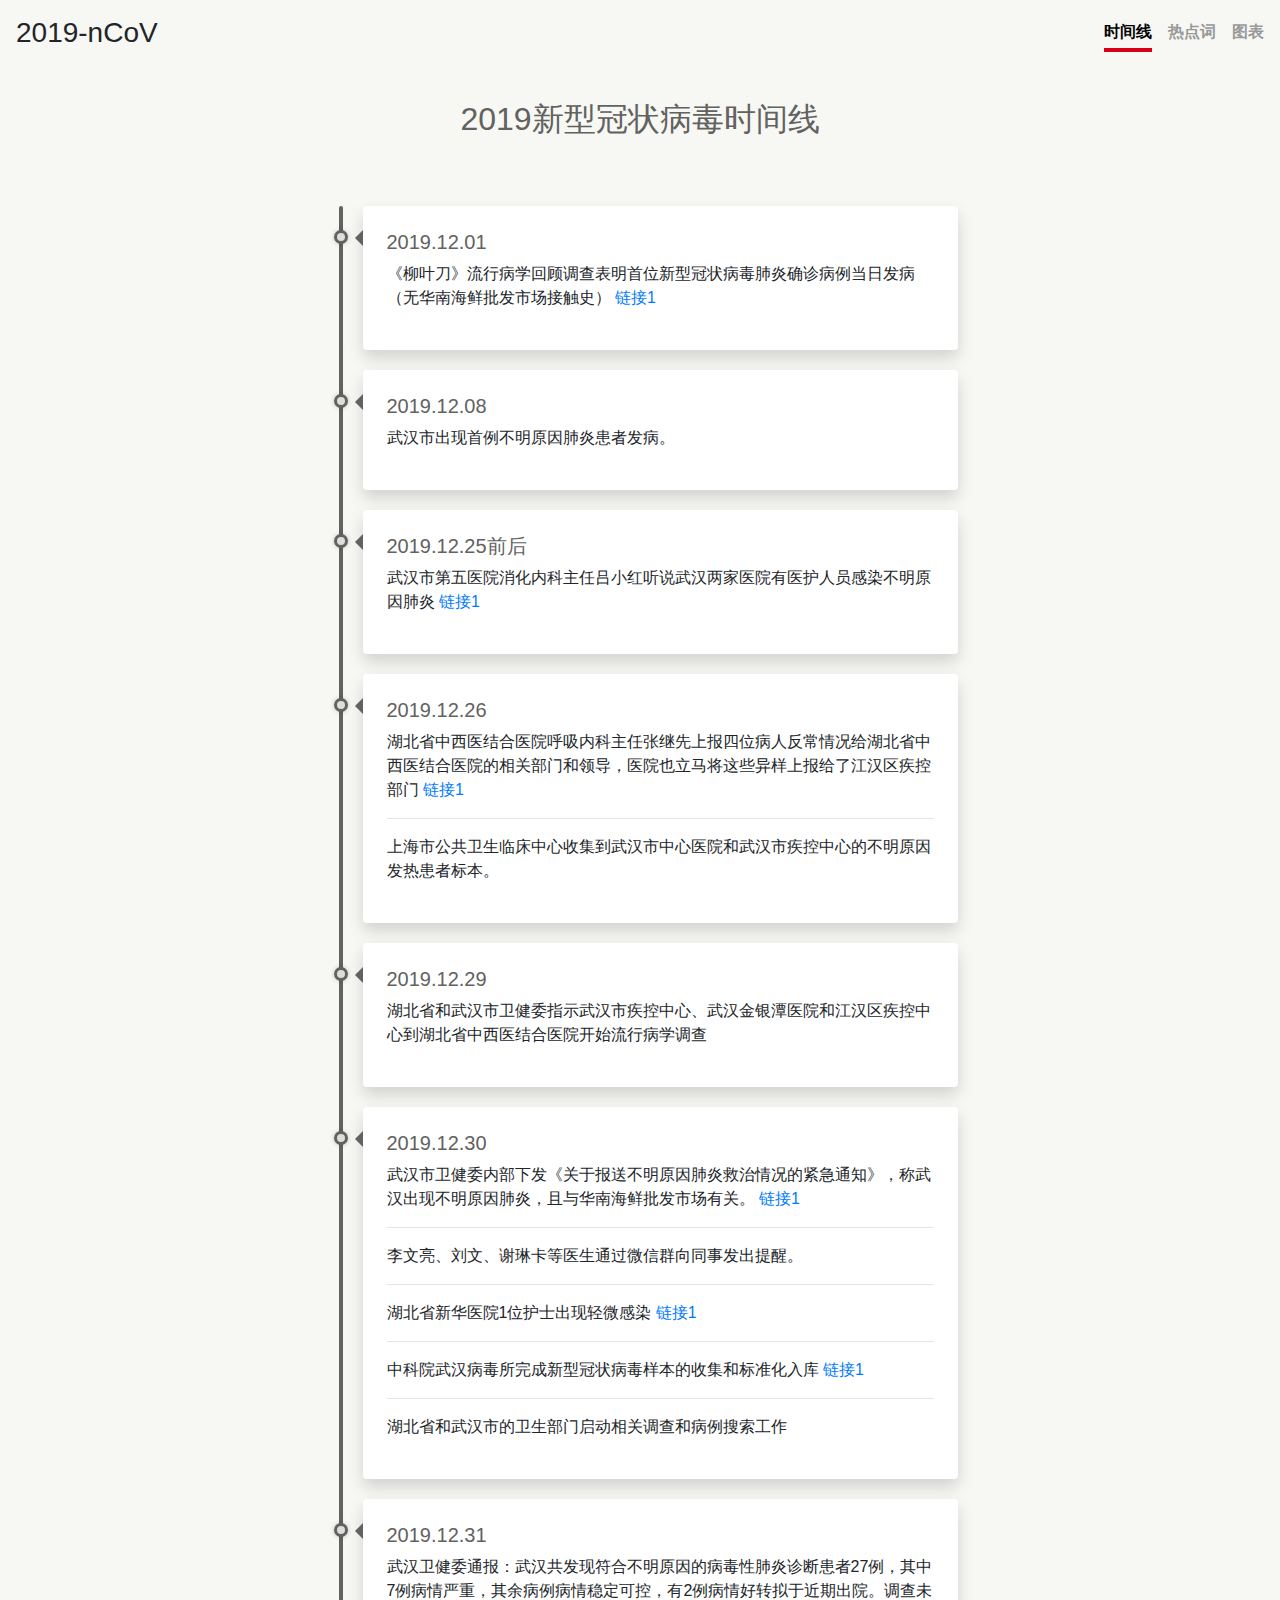
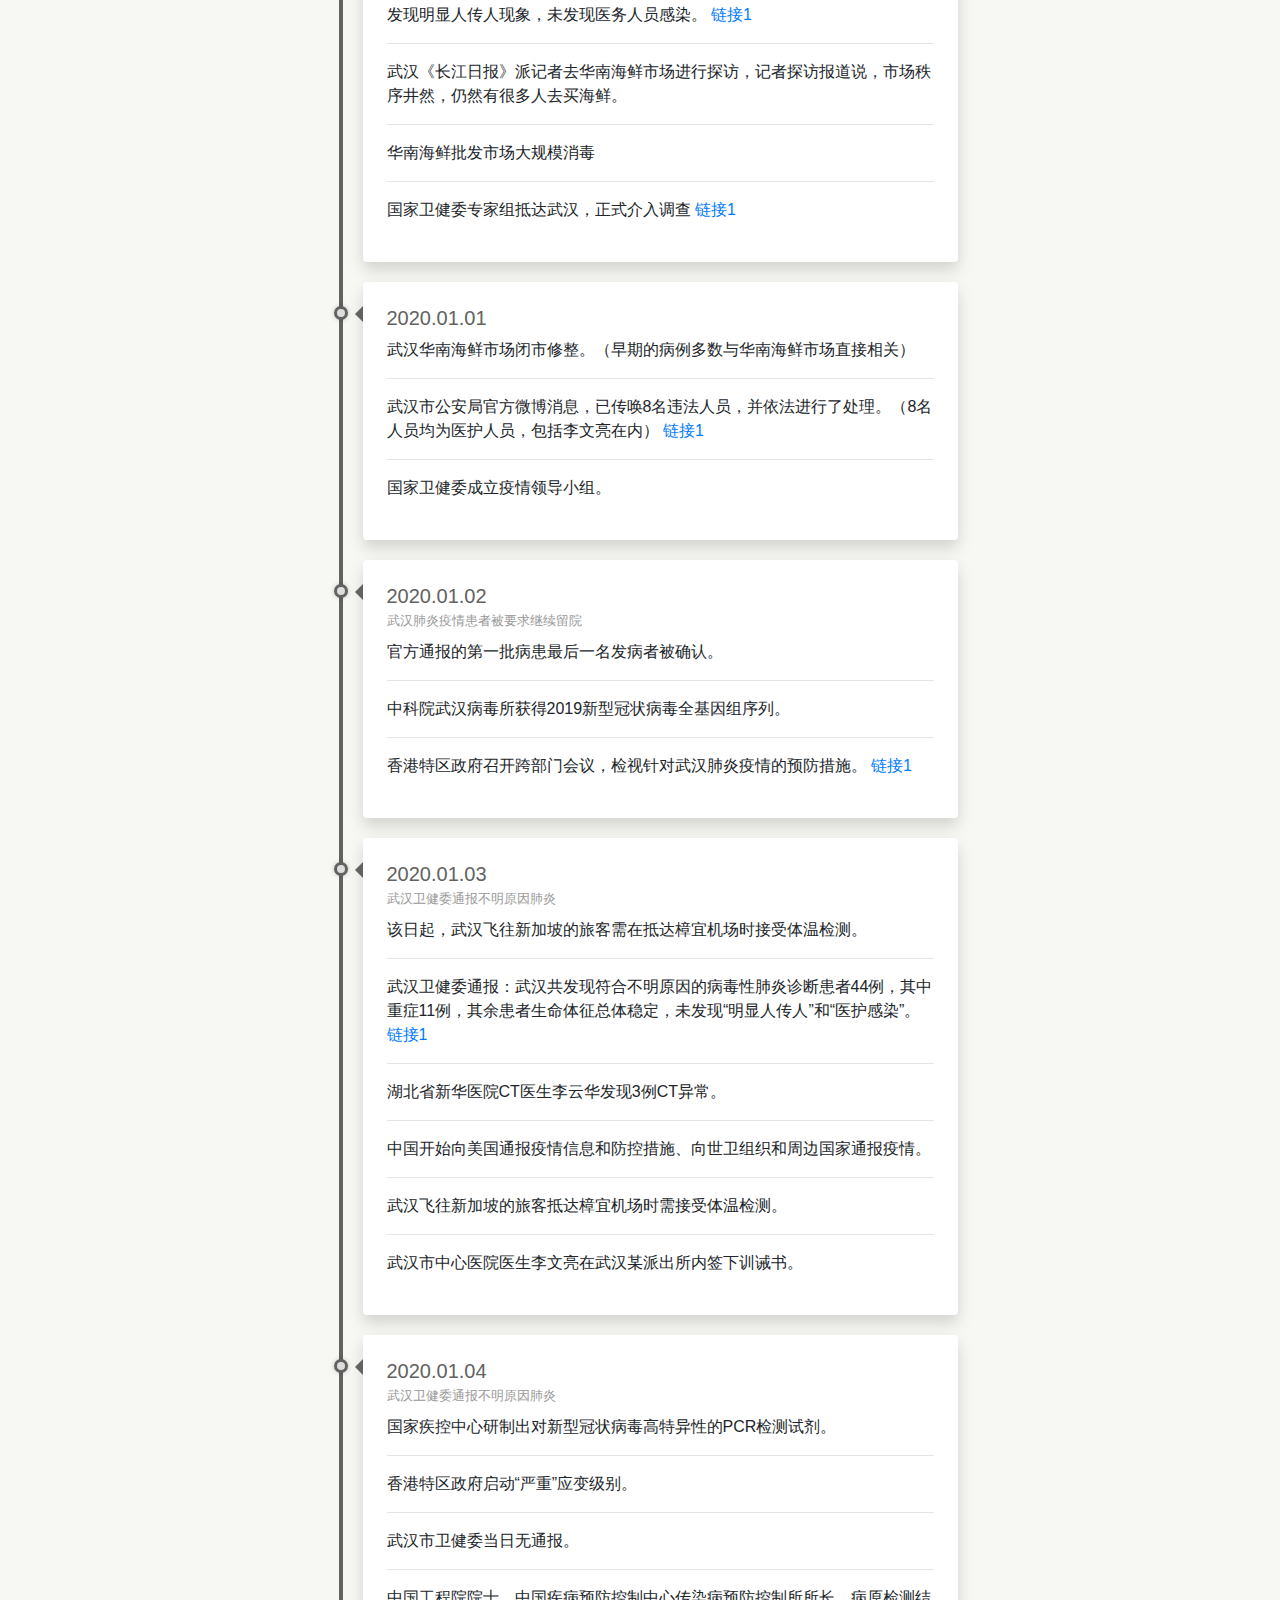
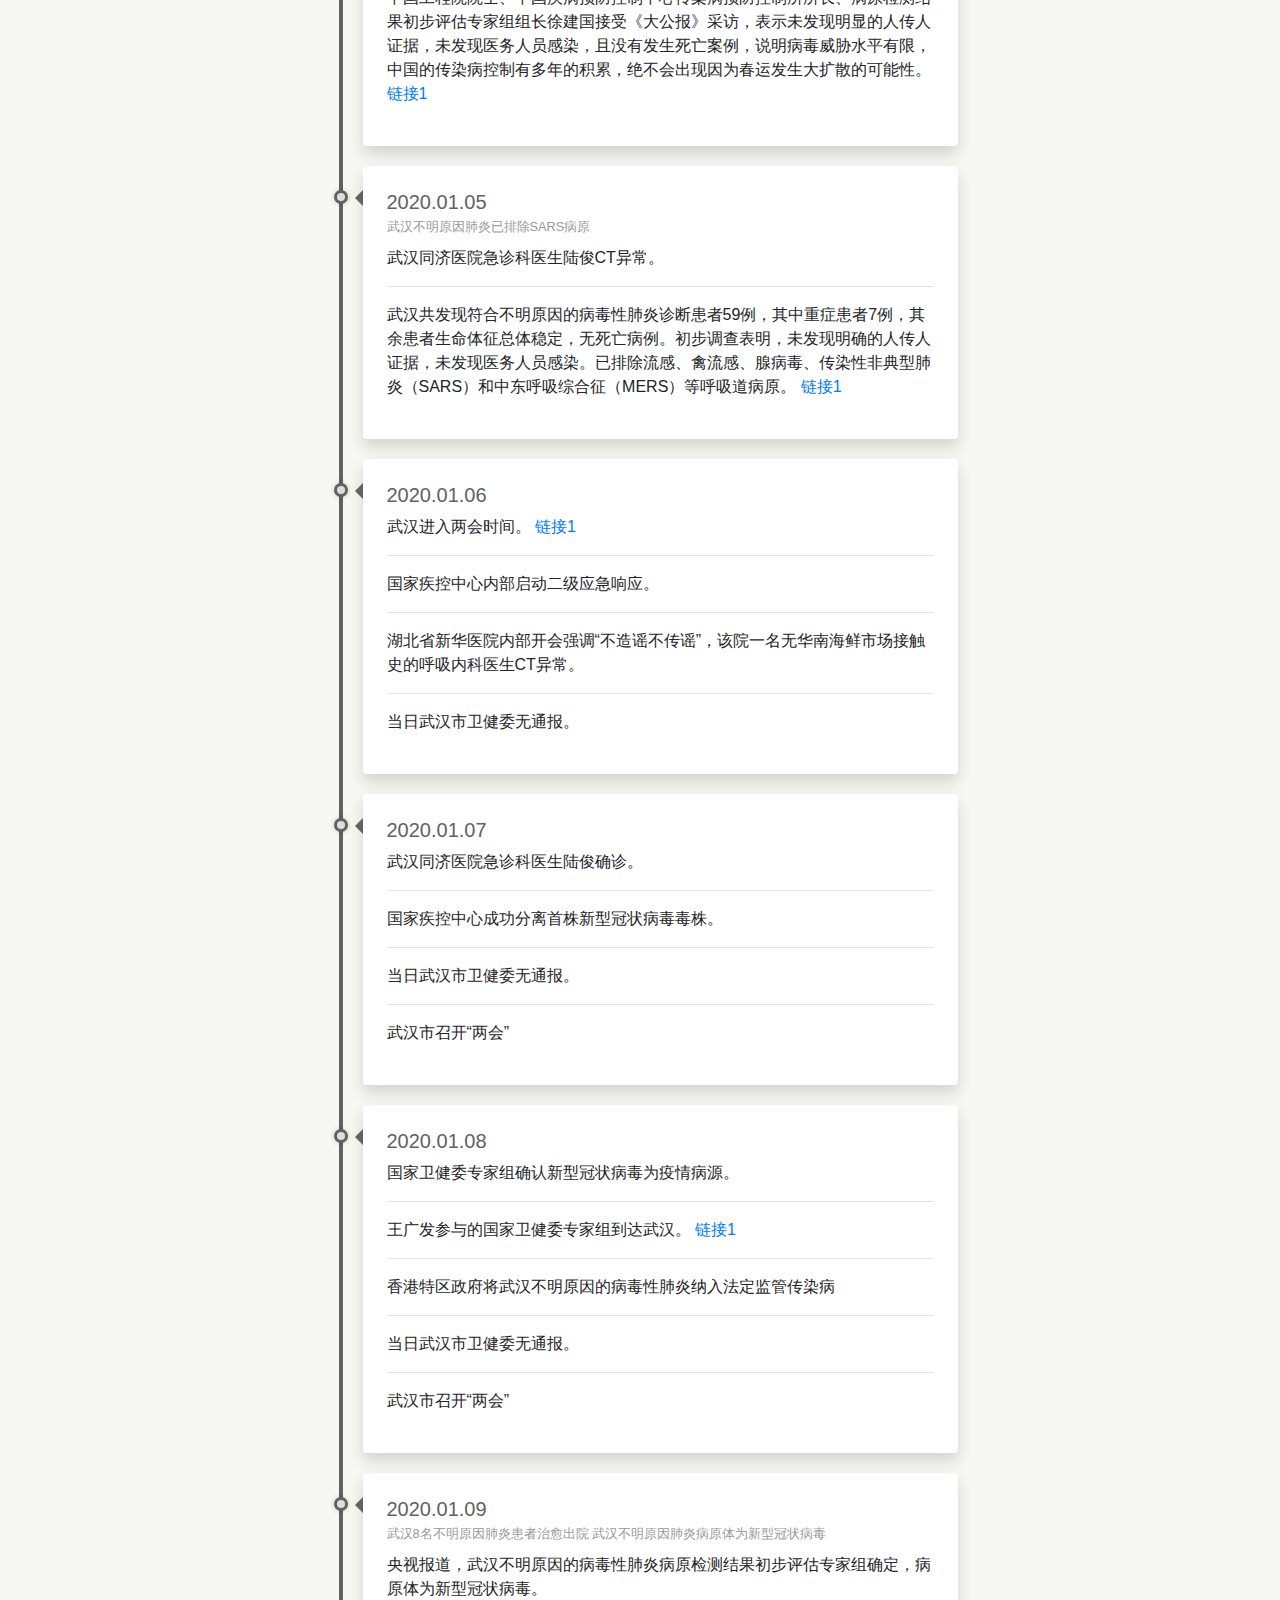
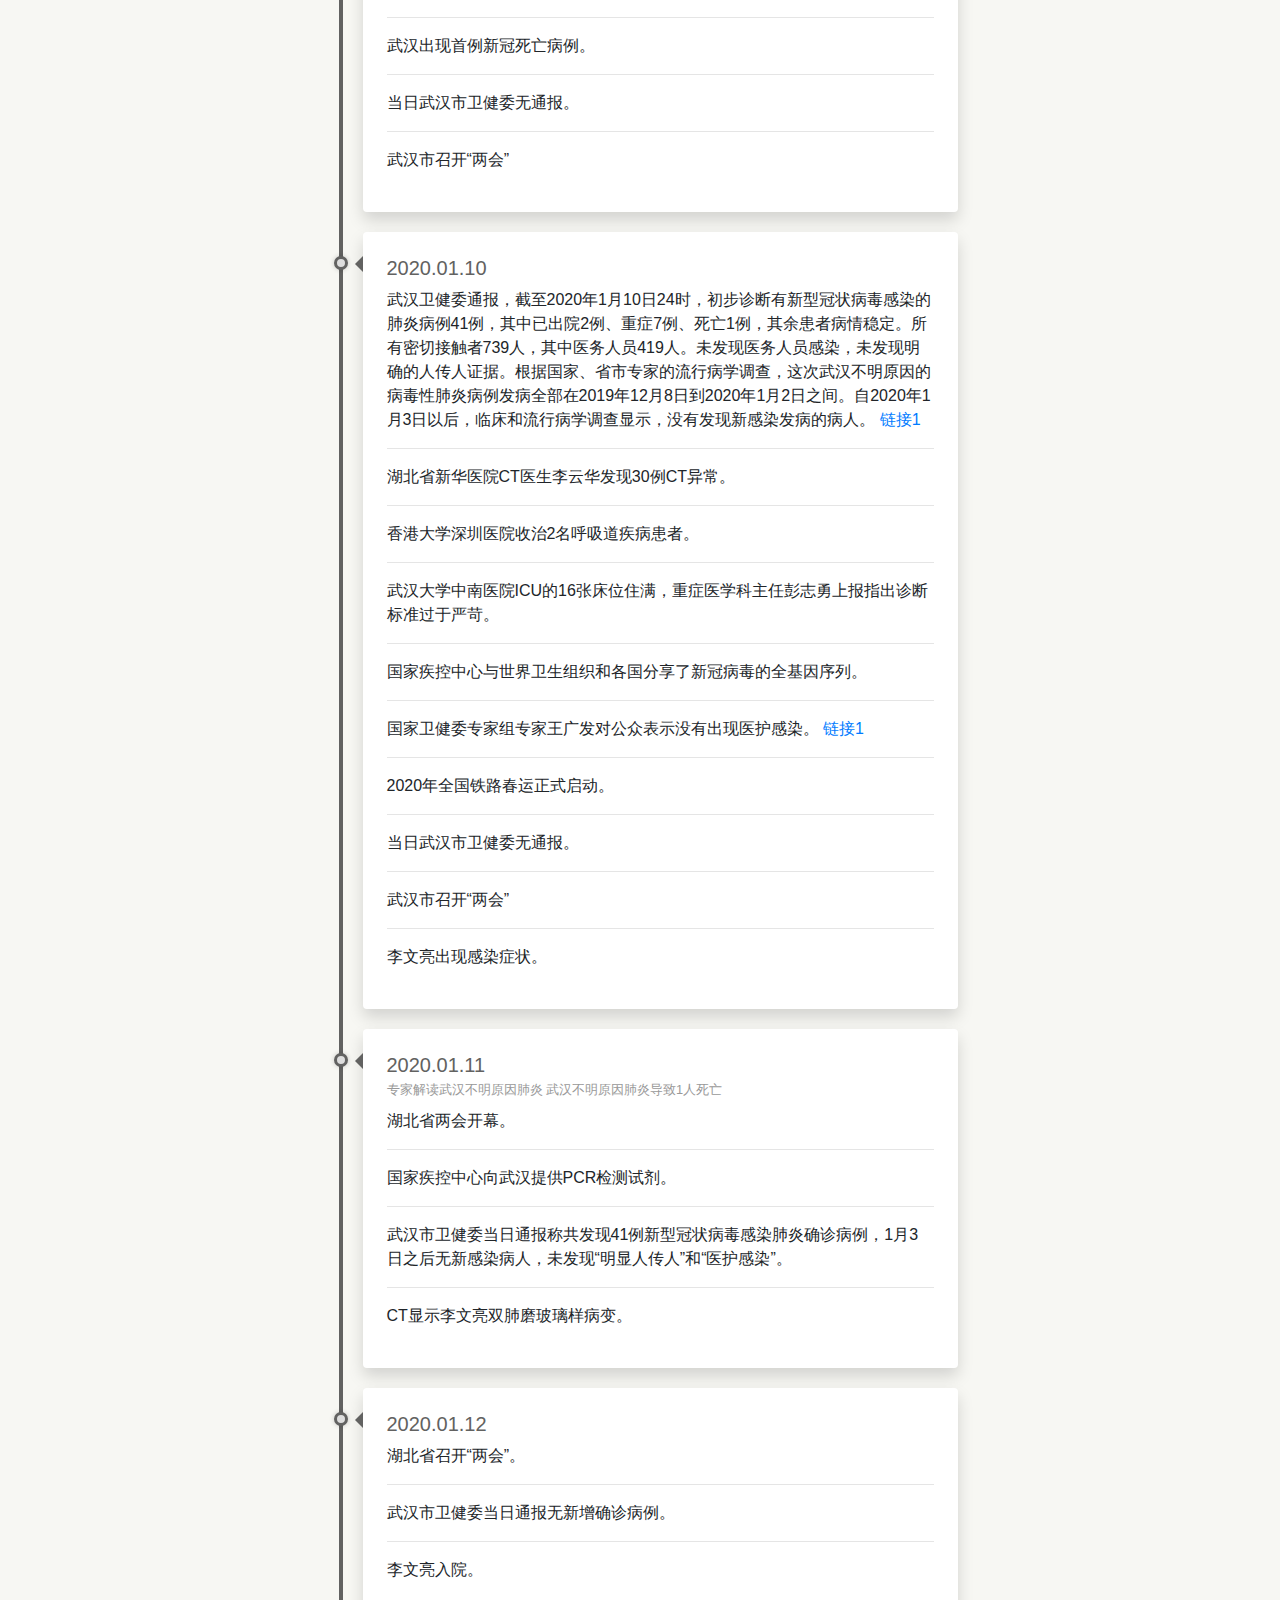
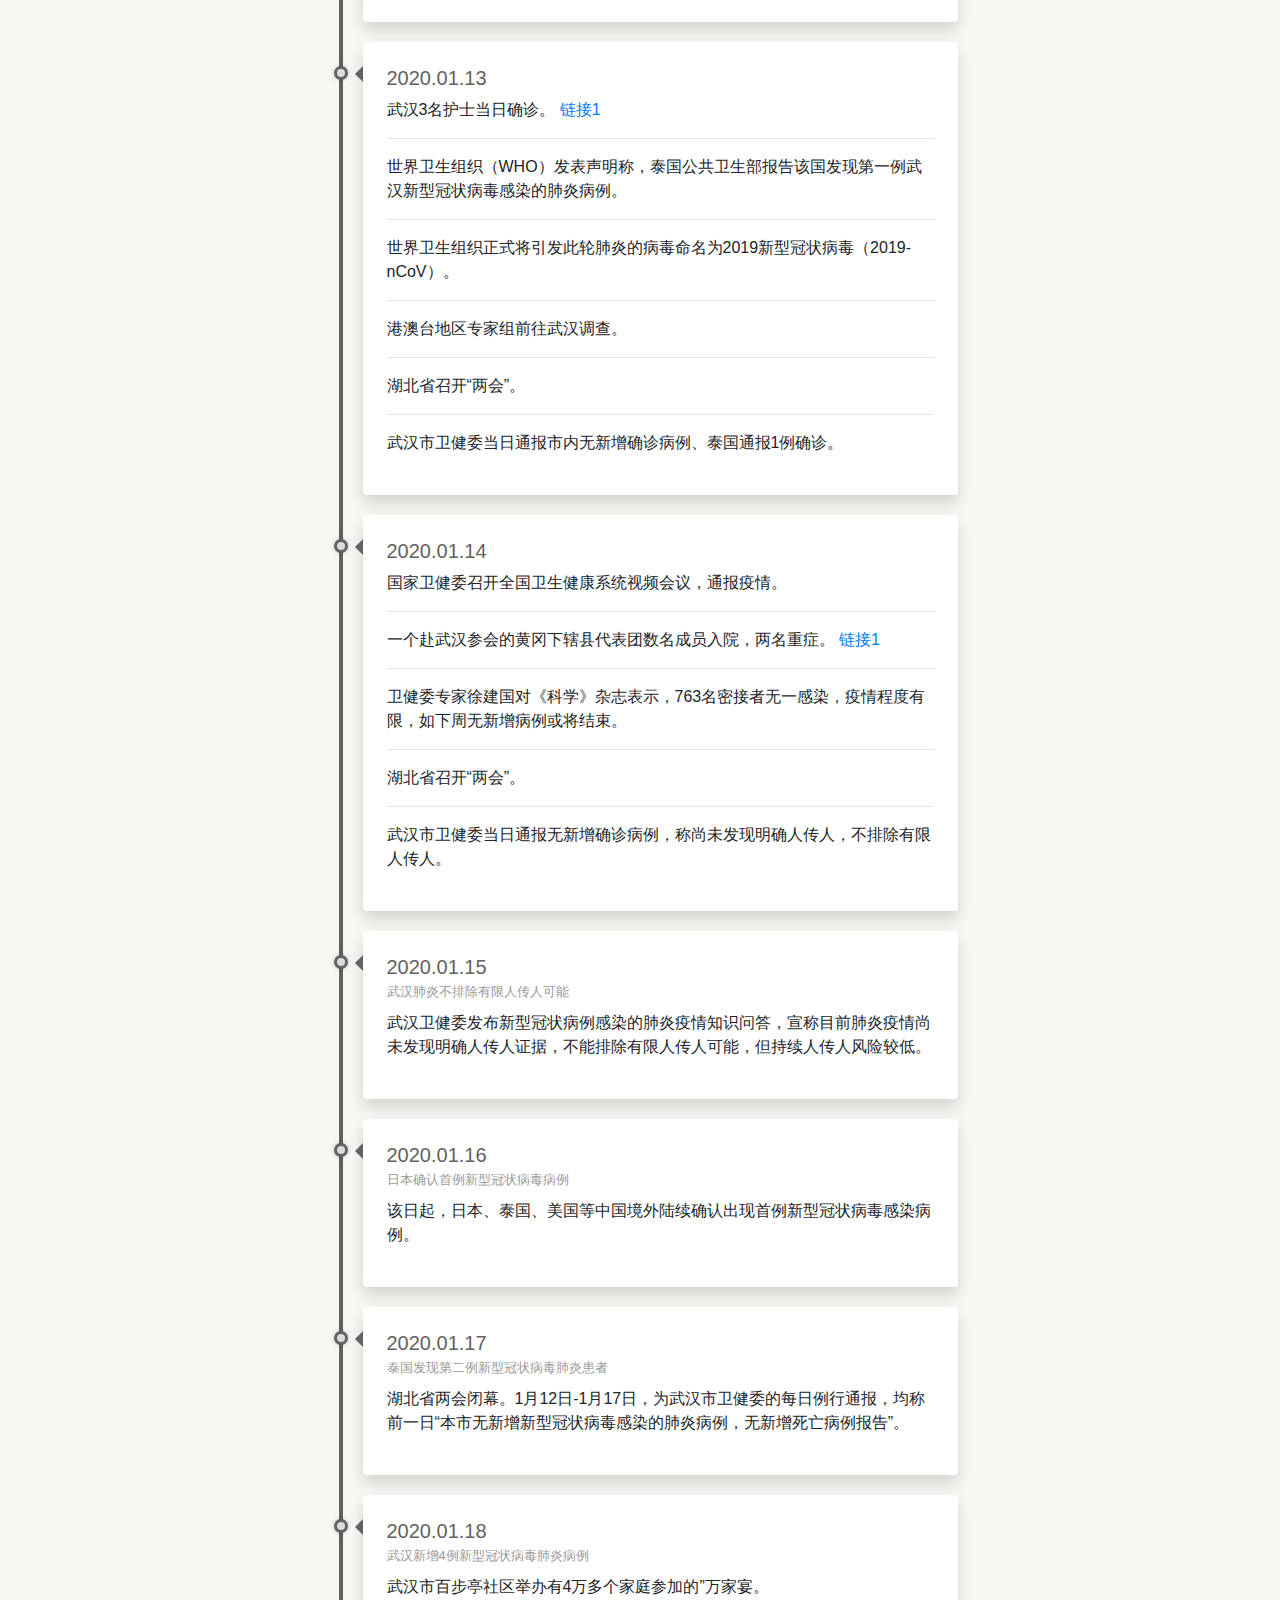
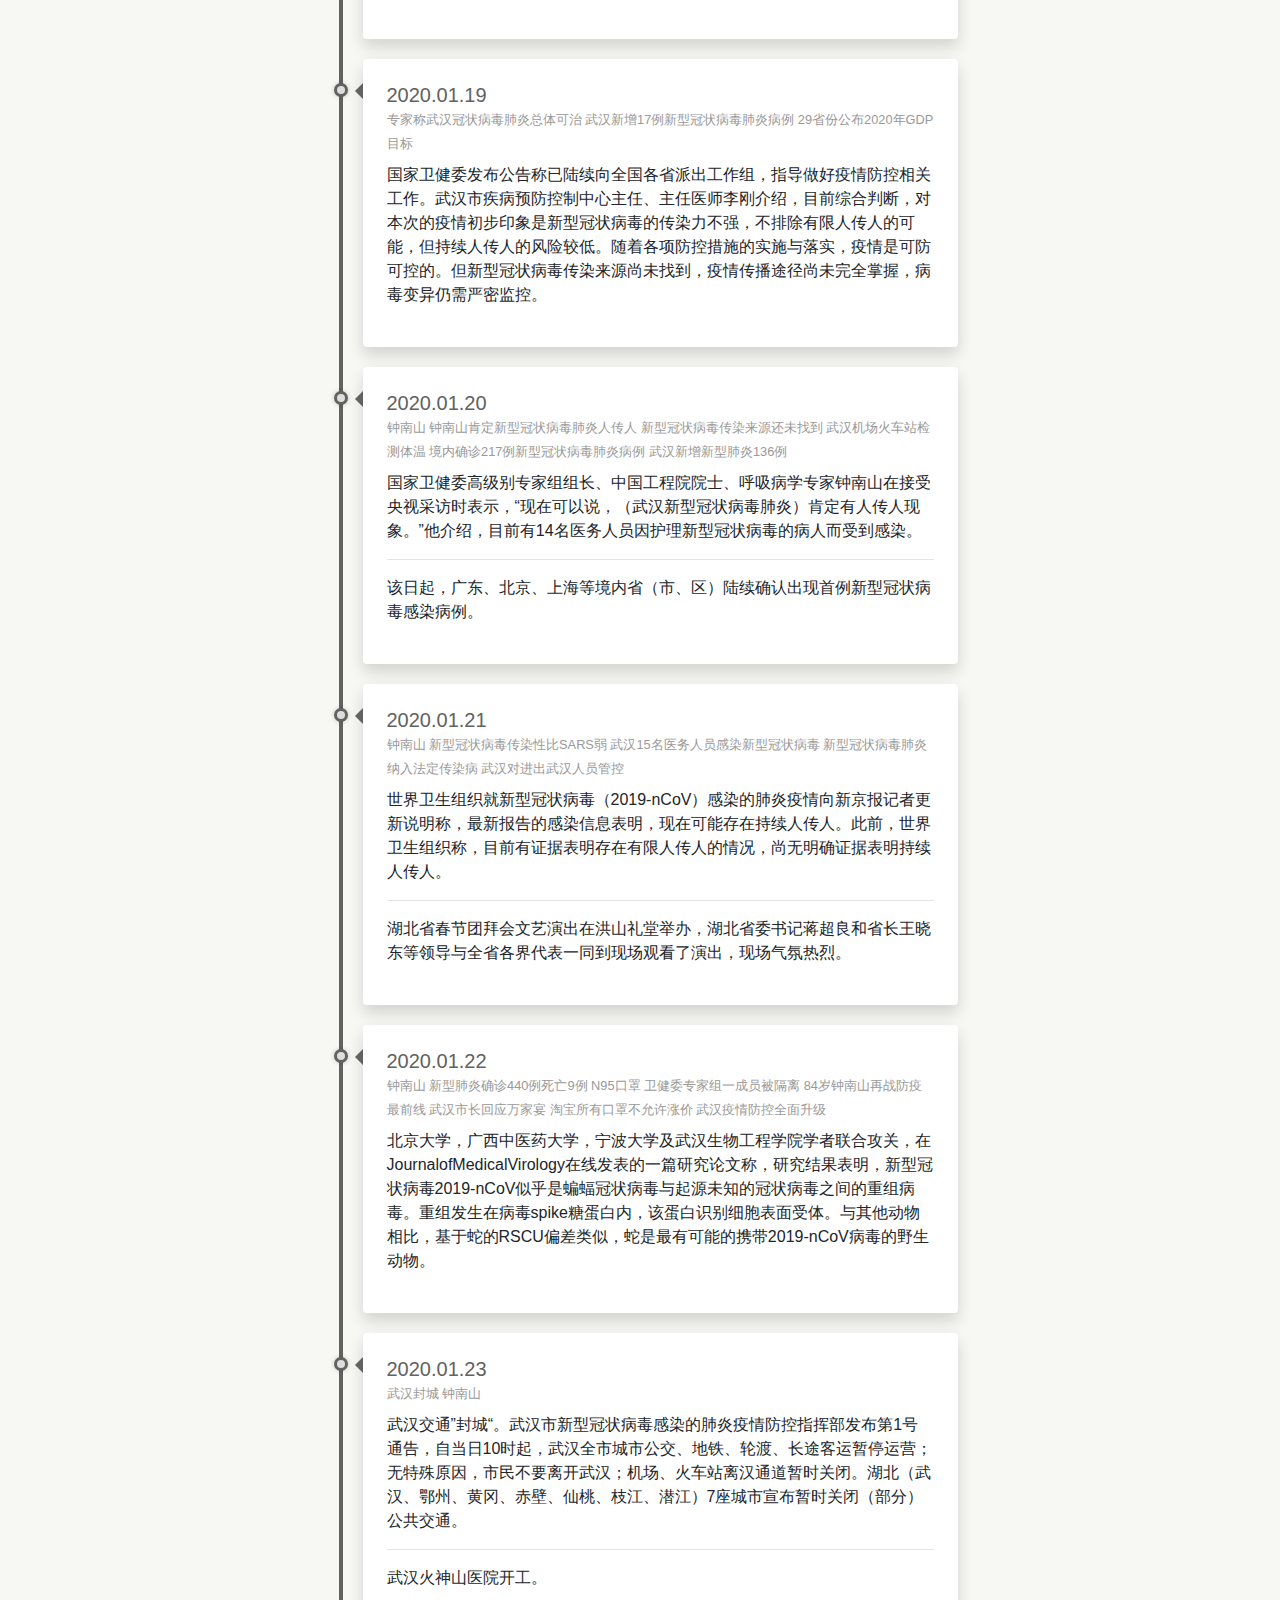
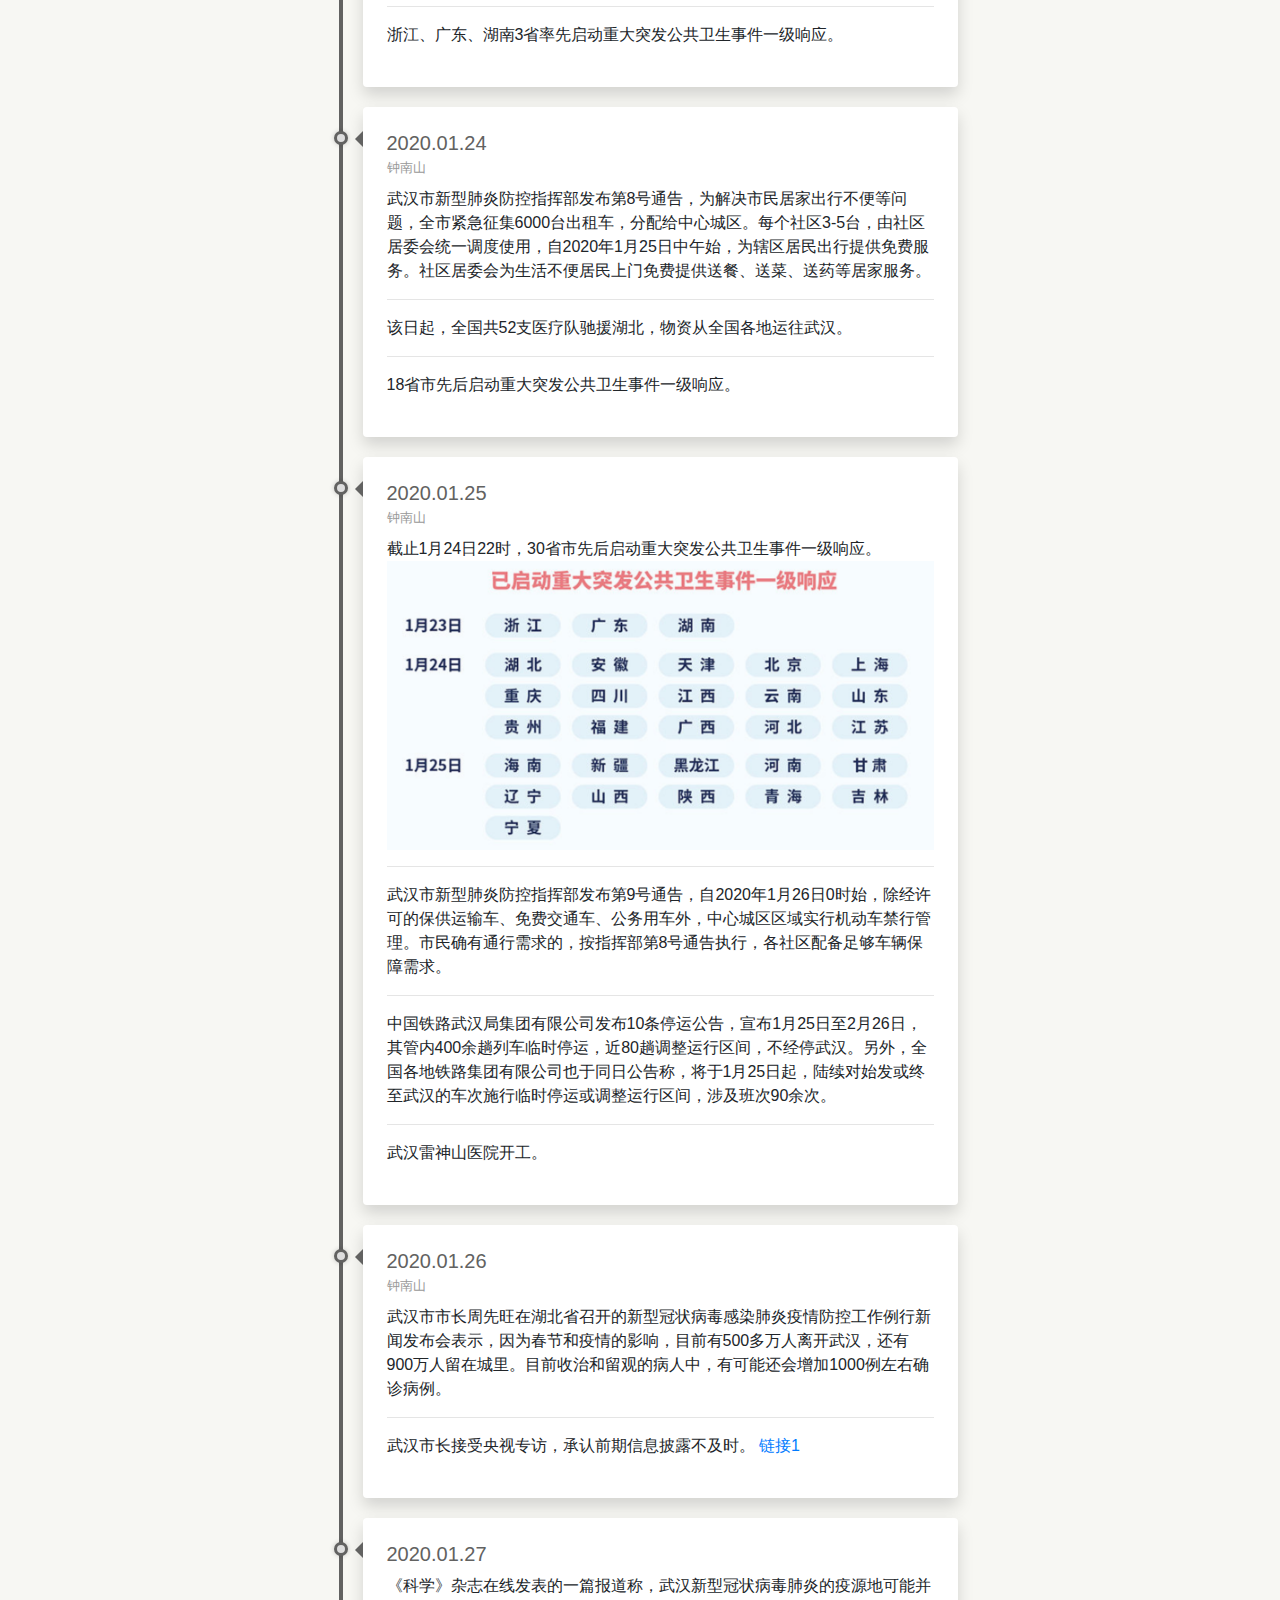
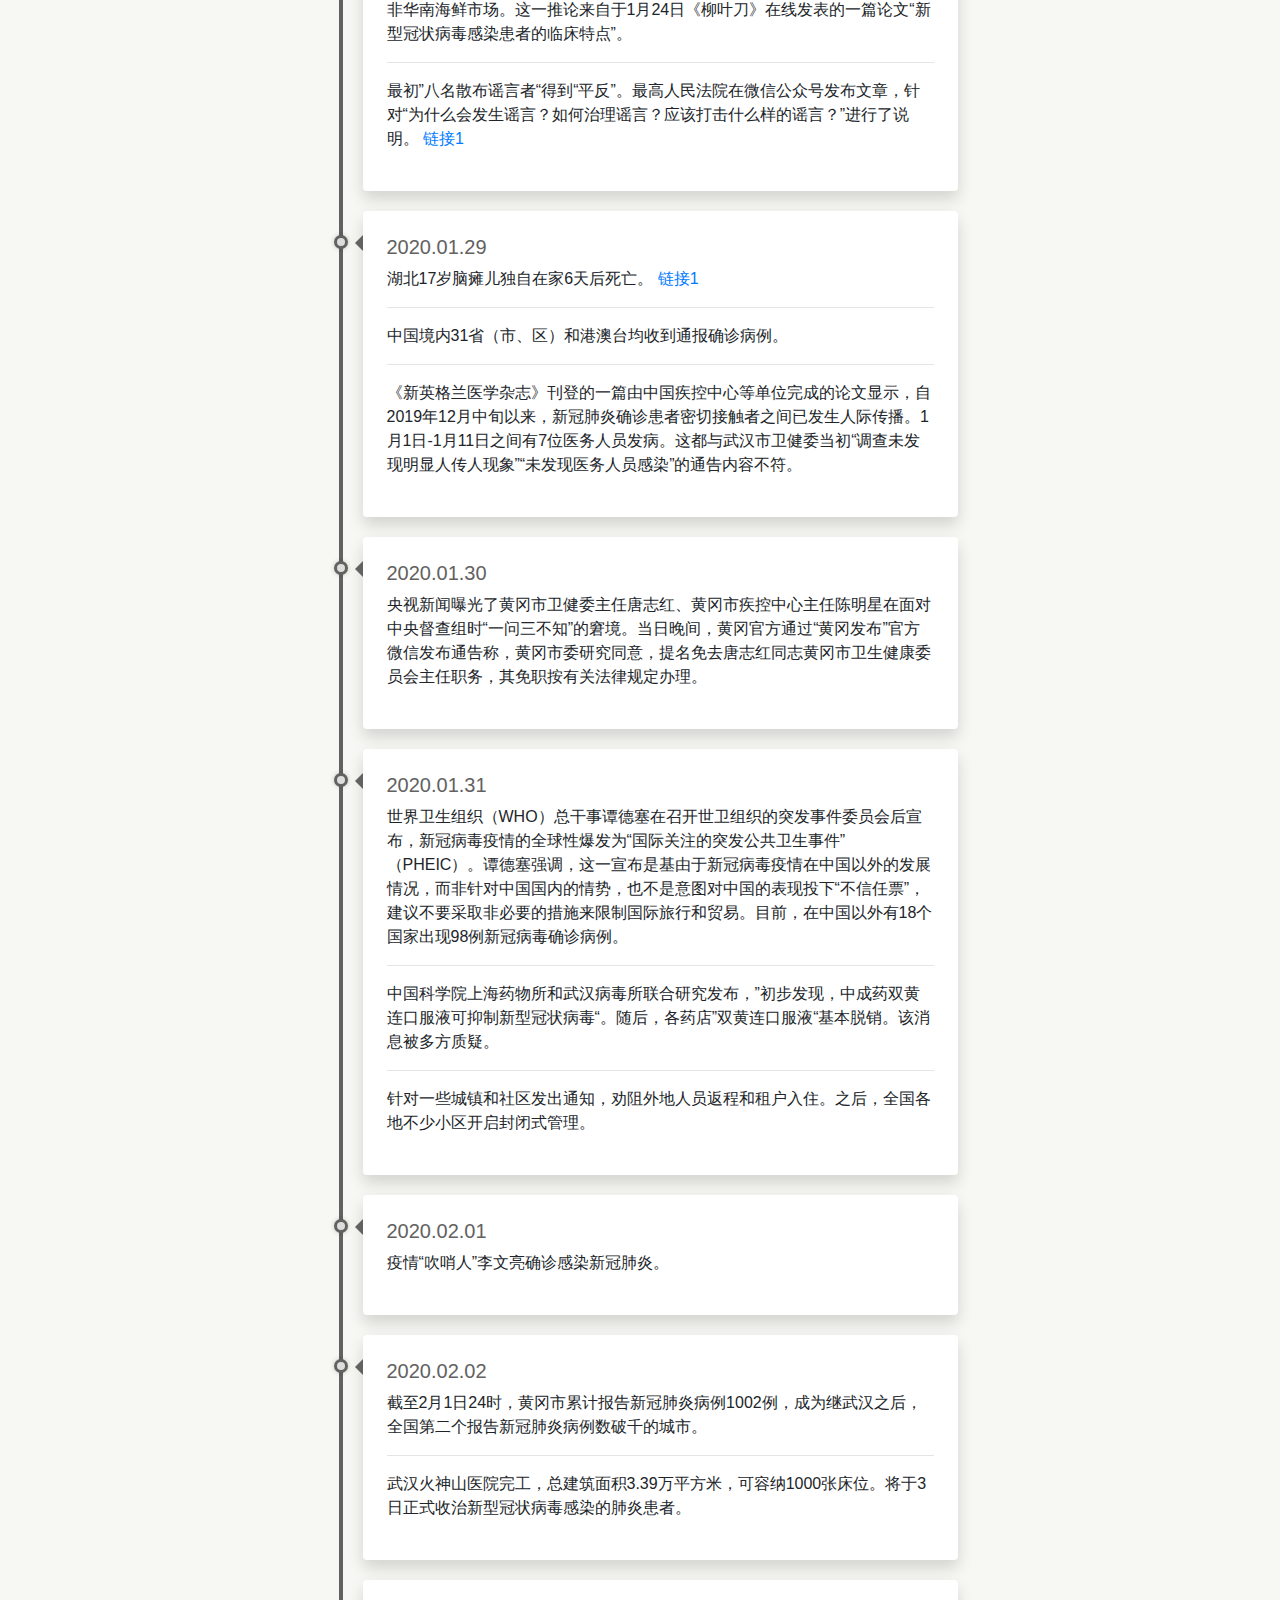
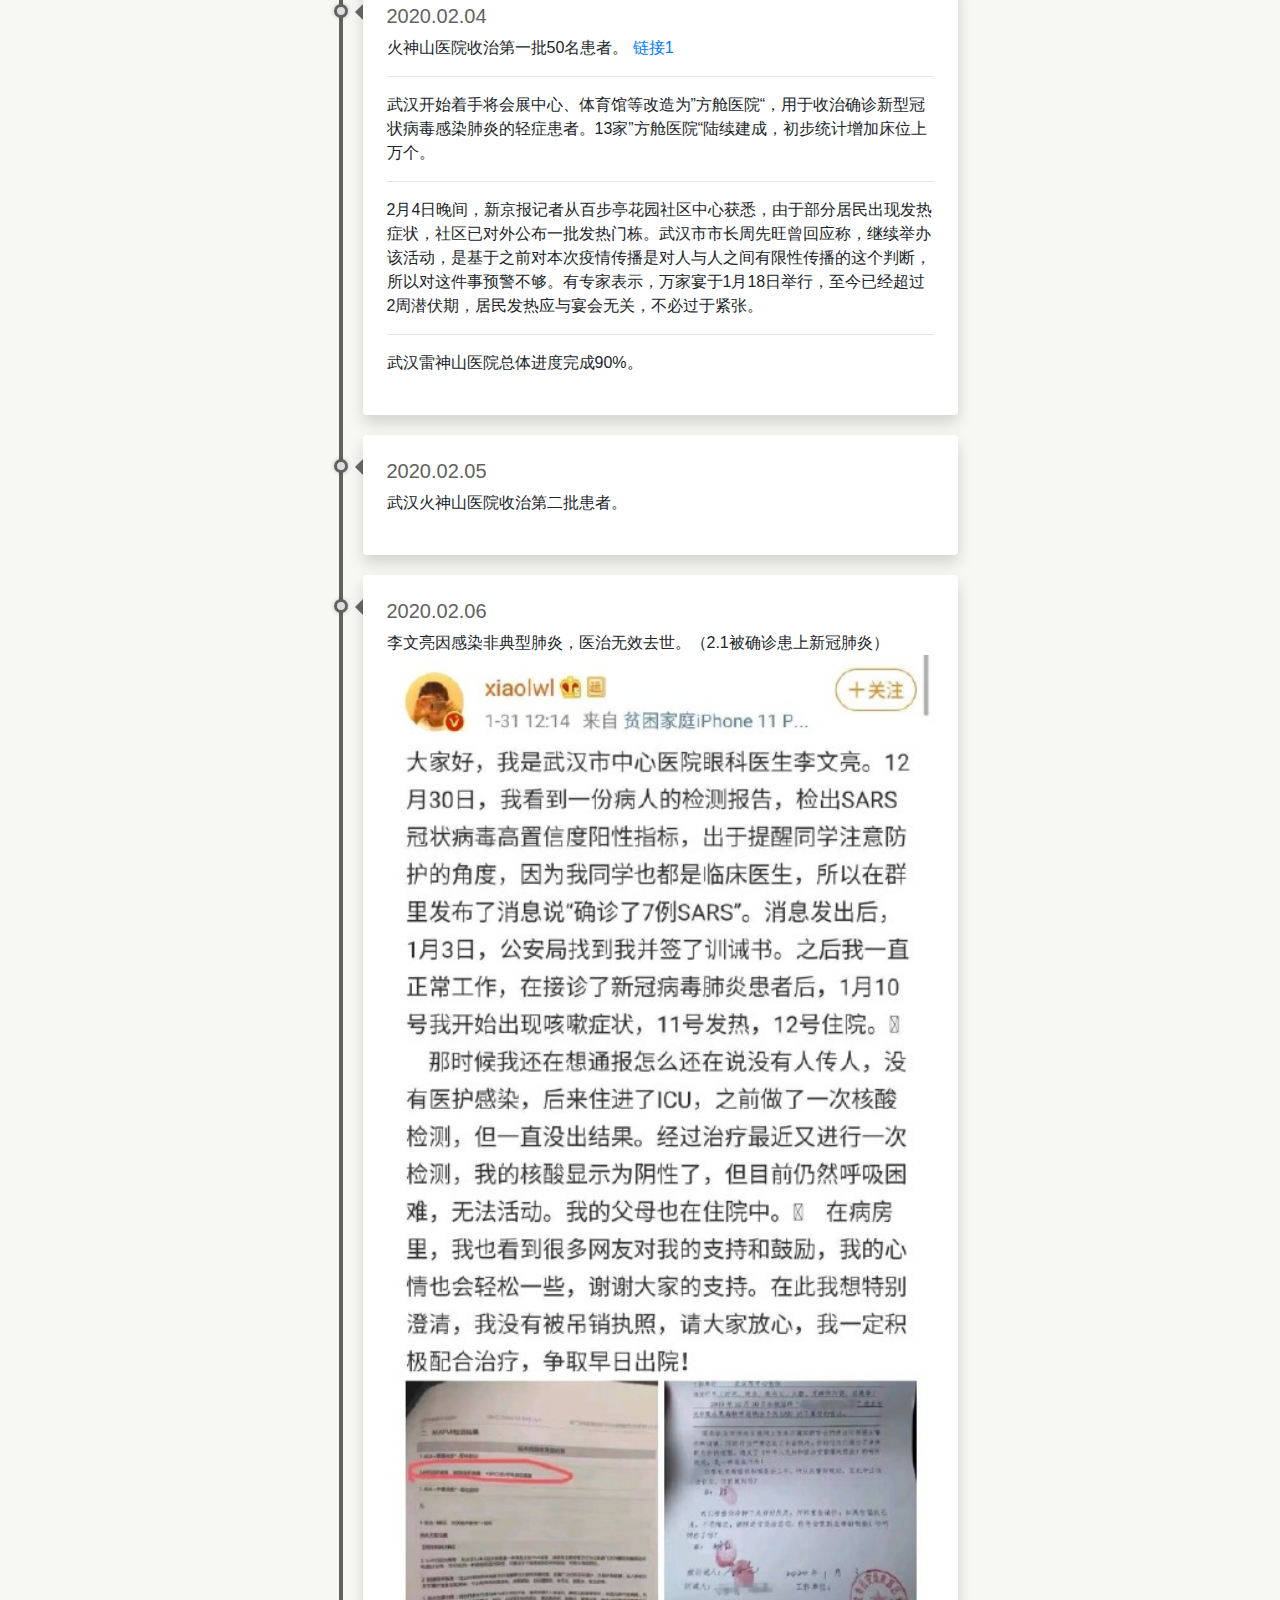
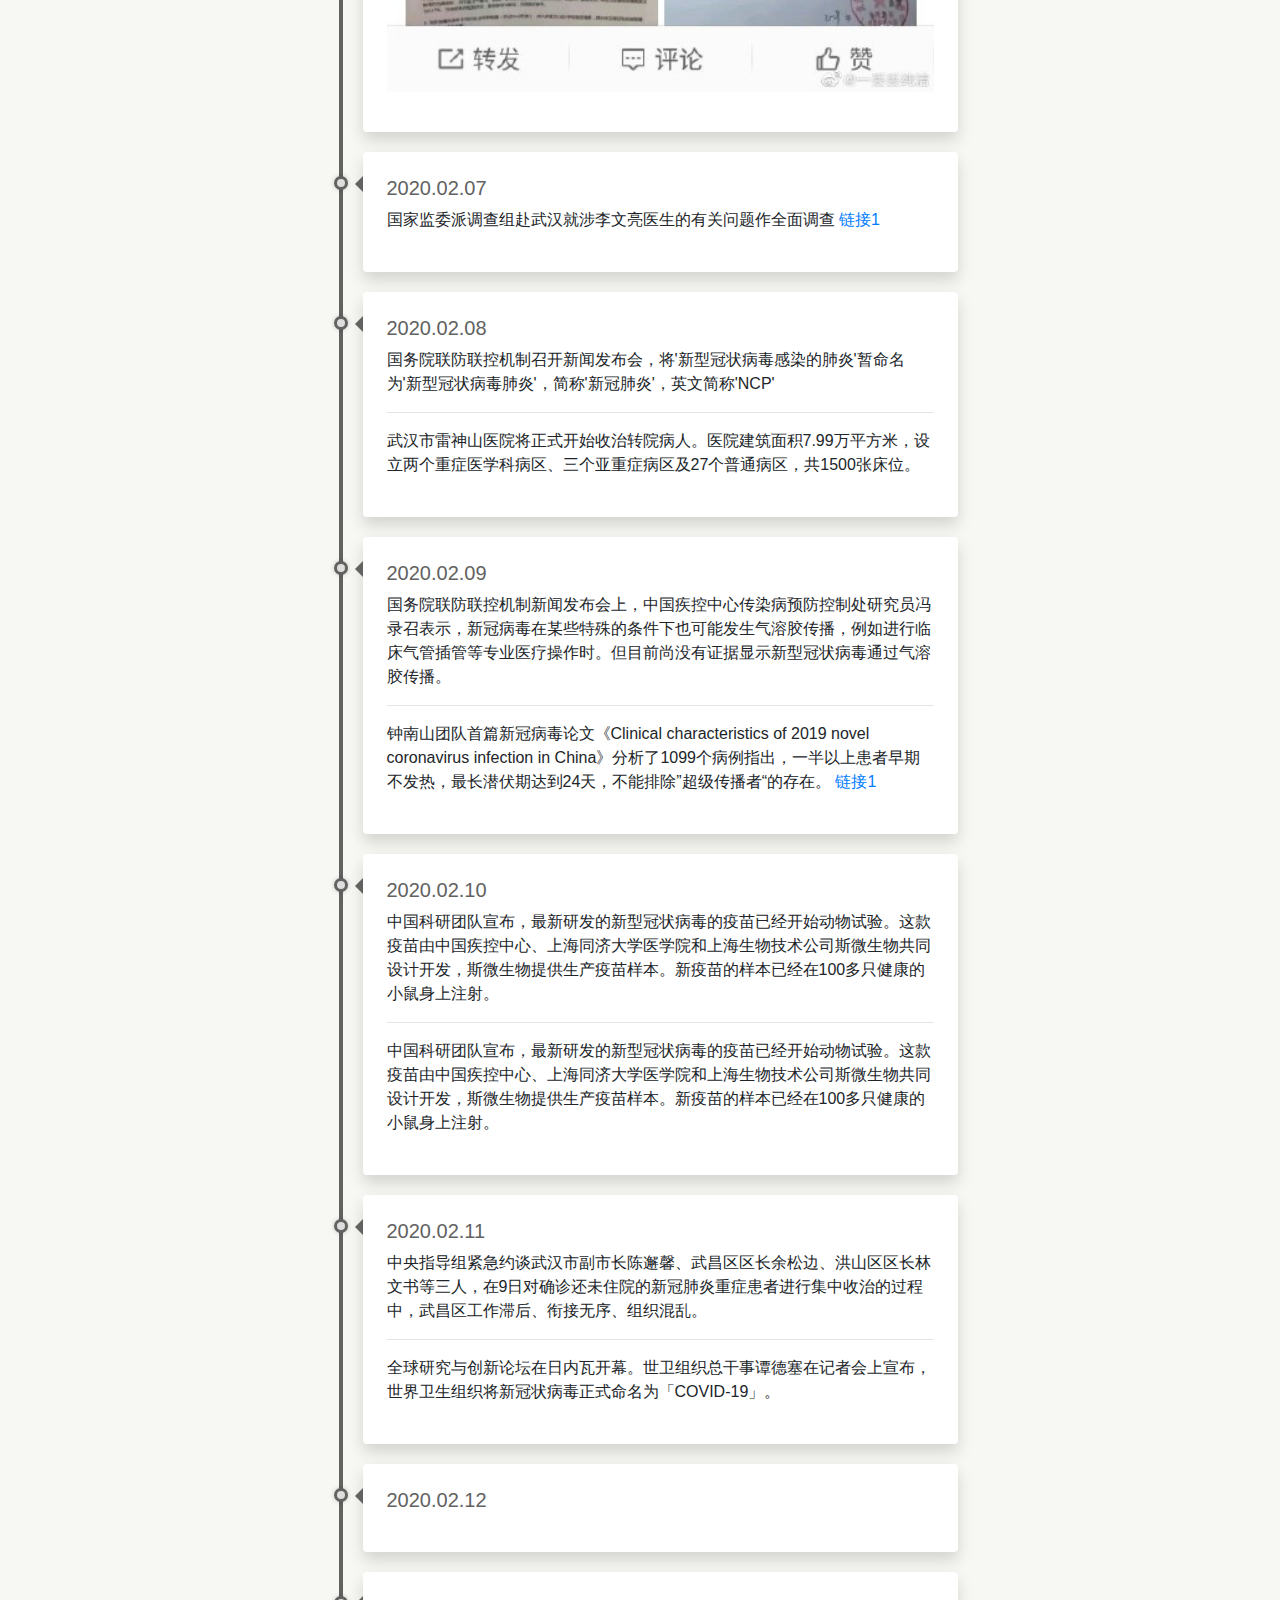
<file: index.html>
<!DOCTYPE html>
<html lang="en">
 <head>
  <meta charset="utf-8"/>
  <meta content="width=device-width, initial-scale=1, shrink-to-fit=no" name="viewport"/>
  <title>
   2019-nCoV
  </title>
  <meta content="2019-nCoV" name="description"/>
  <meta content="Jinglin Zou, Guodong Jin"/>
  <link href="https://2019-ncov-wuhan.github.io/css/bootstrap.min.css" rel="stylesheet"/>
  <link href="https://2019-ncov-wuhan.github.io/css/all.css" rel="stylesheet"/>
  <link href="https://2019-ncov-wuhan.github.io/css/font-awesome.min.css" rel="stylesheet"/>
  <link href="https://2019-ncov-wuhan.github.io/css/main.css" rel="stylesheet"/>
  <link href="https://2019-ncov-wuhan.github.io/css/thumbnail.css" rel="stylesheet"/>
  <script src="https://2019-ncov-wuhan.github.io/js/jquery-3.3.1.slim.min.js" type="text/javascript">
  </script>
 </head>
 <body>
  <div class="conver-container d-flex w-100 h-100 p-3 mx-auto flex-column">
   <header class="masthead mb-auto">
    <div class="inner">
     <h3 class="masthead-brand">
      2019-nCoV
     </h3>
     <nav class="nav nav-masthead justify-content-center">
      <a class="nav-link active" href="#">
       时间线
      </a>
      <a class="nav-link" href="https://2019-ncov-wuhan.github.io/keyword.html">
       热点词
      </a>
      <a class="nav-link" href="https://2019-ncov-wuhan.github.io/graphs.html">
       图表
      </a>
     </nav>
    </div>
   </header>
   <div class="container py-5">
    <div class="row text-center mb-5">
     <div class="col-lg-8 mx-auto">
      <h2 class="mb-0">
       2019新型冠状病毒时间线
      </h2>
     </div>
    </div>
    <!-- End -->
    <div class="row">
     <div class="col-lg-7 mx-auto">
      <!-- Timeline -->
      <ul class="timeline">
       <li class="timeline-item bg-white rounded ml-3 p-4 shadow">
        <div class="timeline-arrow">
        </div>
        <h2 class="h5 mb-0">
         2019.12.01
        </h2>
        <p class="text-small mt-2 font-weight-light">
         《柳叶刀》流行病学回顾调查表明首位新型冠状病毒肺炎确诊病例当日发病（无华南海鲜批发市场接触史）
         <a href="https://www.thelancet.com/journals/lancet/article/PIIS0140-6736(20)30183-5/fulltext">
          链接1
         </a>
        </p>
       </li>
       <li class="timeline-item bg-white rounded ml-3 p-4 shadow">
        <div class="timeline-arrow">
        </div>
        <h2 class="h5 mb-0">
         2019.12.08
        </h2>
        <p class="text-small mt-2 font-weight-light">
         武汉市出现首例不明原因肺炎患者发病。
        </p>
       </li>
       <li class="timeline-item bg-white rounded ml-3 p-4 shadow">
        <div class="timeline-arrow">
        </div>
        <h2 class="h5 mb-0">
         2019.12.25前后
        </h2>
        <p class="text-small mt-2 font-weight-light">
         武汉市第五医院消化内科主任吕小红听说武汉两家医院有医护人员感染不明原因肺炎
         <a href="https://mp.weixin.qq.com/s?__biz=MjM5MDQ3MTEyMQ==&amp;mid=2653326293&amp;idx=1&amp;sn=1ed3e933e3ac32c910fd1c9e4eb933d8&amp;scene=21#wechat_redirect">
          链接1
         </a>
        </p>
       </li>
       <li class="timeline-item bg-white rounded ml-3 p-4 shadow">
        <div class="timeline-arrow">
        </div>
        <h2 class="h5 mb-0">
         2019.12.26
        </h2>
        <p class="text-small mt-2 font-weight-light">
         湖北省中西医结合医院呼吸内科主任张继先上报四位病人反常情况给湖北省中西医结合医院的相关部门和领导，医院也立马将这些异样上报给了江汉区疾控部门
         <a href="https://mp.weixin.qq.com/s?__biz=MTQzMTE0MjcyMQ==&amp;mid=2666630752&amp;idx=6&amp;sn=ec60a531068ac78fb5239478a95f1c45&amp;scene=21#wechat_redirect">
          链接1
         </a>
        </p>
        <hr/>
        <p class="text-small mt-2 font-weight-light">
         上海市公共卫生临床中心收集到武汉市中心医院和武汉市疾控中心的不明原因发热患者标本。
        </p>
       </li>
       <li class="timeline-item bg-white rounded ml-3 p-4 shadow">
        <div class="timeline-arrow">
        </div>
        <h2 class="h5 mb-0">
         2019.12.29
        </h2>
        <p class="text-small mt-2 font-weight-light">
         湖北省和武汉市卫健委指示武汉市疾控中心、武汉金银潭医院和江汉区疾控中心到湖北省中西医结合医院开始流行病学调查
        </p>
       </li>
       <li class="timeline-item bg-white rounded ml-3 p-4 shadow">
        <div class="timeline-arrow">
        </div>
        <h2 class="h5 mb-0">
         2019.12.30
        </h2>
        <p class="text-small mt-2 font-weight-light">
         武汉市卫健委内部下发《关于报送不明原因肺炎救治情况的紧急通知》，称武汉出现不明原因肺炎，且与华南海鲜批发市场有关。
         <a href="http://www.bjnews.com.cn/news/2019/12/31/668430.html">
          链接1
         </a>
        </p>
        <hr/>
        <p class="text-small mt-2 font-weight-light">
         李文亮、刘文、谢琳卡等医生通过微信群向同事发出提醒。
        </p>
        <hr/>
        <p class="text-small mt-2 font-weight-light">
         湖北省新华医院1位护士出现轻微感染
         <a href="http://weekly.caixin.com/2020-02-01/101510145.html">
          链接1
         </a>
        </p>
        <hr/>
        <p class="text-small mt-2 font-weight-light">
         中科院武汉病毒所完成新型冠状病毒样本的收集和标准化入库
         <a href="http://www.xinhuanet.com/2020-01/29/c_1125510543.htm">
          链接1
         </a>
        </p>
        <hr/>
        <p class="text-small mt-2 font-weight-light">
         湖北省和武汉市的卫生部门启动相关调查和病例搜索工作
        </p>
       </li>
       <li class="timeline-item bg-white rounded ml-3 p-4 shadow">
        <div class="timeline-arrow">
        </div>
        <h2 class="h5 mb-0">
         2019.12.31
        </h2>
        <p class="text-small mt-2 font-weight-light">
         武汉卫健委通报：武汉共发现符合不明原因的病毒性肺炎诊断患者27例，其中7例病情严重，其余病例病情稳定可控，有2例病情好转拟于近期出院。调查未发现明显人传人现象，未发现医务人员感染。
         <a href="http://wjw.hubei.gov.cn/fbjd/dtyw/201912/t20191231_1822343.shtml">
          链接1
         </a>
        </p>
        <hr/>
        <p class="text-small mt-2 font-weight-light">
         武汉《长江日报》派记者去华南海鲜市场进行探访，记者探访报道说，市场秩序井然，仍然有很多人去买海鲜。
        </p>
        <hr/>
        <p class="text-small mt-2 font-weight-light">
         华南海鲜批发市场大规模消毒
        </p>
        <hr/>
        <p class="text-small mt-2 font-weight-light">
         国家卫健委专家组抵达武汉，正式介入调查
         <a href="">
          链接1
         </a>
        </p>
       </li>
       <li class="timeline-item bg-white rounded ml-3 p-4 shadow">
        <div class="timeline-arrow">
        </div>
        <h2 class="h5 mb-0">
         2020.01.01
        </h2>
        <p class="text-small mt-2 font-weight-light">
         武汉华南海鲜市场闭市修整。（早期的病例多数与华南海鲜市场直接相关）
        </p>
        <hr/>
        <p class="text-small mt-2 font-weight-light">
         武汉市公安局官方微博消息，已传唤8名违法人员，并依法进行了处理。（8名人员均为医护人员，包括李文亮在内）
         <a href="https://chinadigitaltimes.net/chinese/2020/01/%E3%80%90%E6%97%A7%E9%97%BB%E9%87%8D%E6%B8%A9%E3%80%91%E6%AD%A6%E6%B1%89%E8%AD%A6%E6%96%B9%EF%BC%9A8%E4%BA%BA%E6%95%A3%E5%B8%83%E6%AD%A6%E6%B1%89%E8%82%BA%E7%82%8E%E4%B8%8D%E5%AE%9E%E6%B6%88%E6%81%AF/">
          链接1
         </a>
        </p>
        <hr/>
        <p class="text-small mt-2 font-weight-light">
         国家卫健委成立疫情领导小组。
        </p>
       </li>
       <li class="timeline-item bg-white rounded ml-3 p-4 shadow">
        <div class="timeline-arrow">
        </div>
        <h2 class="h5 mb-0">
         2020.01.02
        </h2>
        <span class="small text-gray">
         武汉肺炎疫情患者被要求继续留院
        </span>
        <p class="text-small mt-2 font-weight-light">
         官方通报的第一批病患最后一名发病者被确认。
        </p>
        <hr/>
        <p class="text-small mt-2 font-weight-light">
         中科院武汉病毒所获得2019新型冠状病毒全基因组序列。
        </p>
        <hr/>
        <p class="text-small mt-2 font-weight-light">
         香港特区政府召开跨部门会议，检视针对武汉肺炎疫情的预防措施。
         <a href="https://sc.isd.gov.hk/TuniS/www.info.gov.hk/gia/general/202001/02/P2020010200773.htm">
          链接1
         </a>
        </p>
       </li>
       <li class="timeline-item bg-white rounded ml-3 p-4 shadow">
        <div class="timeline-arrow">
        </div>
        <h2 class="h5 mb-0">
         2020.01.03
        </h2>
        <span class="small text-gray">
         武汉卫健委通报不明原因肺炎
        </span>
        <p class="text-small mt-2 font-weight-light">
         该日起，武汉飞往新加坡的旅客需在抵达樟宜机场时接受体温检测。
        </p>
        <hr/>
        <p class="text-small mt-2 font-weight-light">
         武汉卫健委通报：武汉共发现符合不明原因的病毒性肺炎诊断患者44例，其中重症11例，其余患者生命体征总体稳定，未发现“明显人传人”和“医护感染”。
         <a href="http://wjw.hubei.gov.cn/fbjd/dtyw/202001/t20200105_1903301.shtml">
          链接1
         </a>
        </p>
        <hr/>
        <p class="text-small mt-2 font-weight-light">
         湖北省新华医院CT医生李云华发现3例CT异常。
        </p>
        <hr/>
        <p class="text-small mt-2 font-weight-light">
         中国开始向美国通报疫情信息和防控措施、向世卫组织和周边国家通报疫情。
        </p>
        <hr/>
        <p class="text-small mt-2 font-weight-light">
         武汉飞往新加坡的旅客抵达樟宜机场时需接受体温检测。
        </p>
        <hr/>
        <p class="text-small mt-2 font-weight-light">
         武汉市中心医院医生李文亮在武汉某派出所内签下训诫书。
        </p>
       </li>
       <li class="timeline-item bg-white rounded ml-3 p-4 shadow">
        <div class="timeline-arrow">
        </div>
        <h2 class="h5 mb-0">
         2020.01.04
        </h2>
        <span class="small text-gray">
         武汉卫健委通报不明原因肺炎
        </span>
        <p class="text-small mt-2 font-weight-light">
         国家疾控中心研制出对新型冠状病毒高特异性的PCR检测试剂。
        </p>
        <hr/>
        <p class="text-small mt-2 font-weight-light">
         香港特区政府启动“严重”应变级别。
        </p>
        <hr/>
        <p class="text-small mt-2 font-weight-light">
         武汉市卫健委当日无通报。
        </p>
        <hr/>
        <p class="text-small mt-2 font-weight-light">
         中国工程院院士、中国疾病预防控制中心传染病预防控制所所长、病原检测结果初步评估专家组组长徐建国接受《大公报》采访，表示未发现明显的人传人证据，未发现医务人员感染，且没有发生死亡案例，说明病毒威胁水平有限，中国的传染病控制有多年的积累，绝不会出现因为春运发生大扩散的可能性。
         <a href="https://zhuanlan.zhihu.com/p/104541604">
          链接1
         </a>
        </p>
       </li>
       <li class="timeline-item bg-white rounded ml-3 p-4 shadow">
        <div class="timeline-arrow">
        </div>
        <h2 class="h5 mb-0">
         2020.01.05
        </h2>
        <span class="small text-gray">
         武汉不明原因肺炎已排除SARS病原
        </span>
        <p class="text-small mt-2 font-weight-light">
         武汉同济医院急诊科医生陆俊CT异常。
        </p>
        <hr/>
        <p class="text-small mt-2 font-weight-light">
         武汉共发现符合不明原因的病毒性肺炎诊断患者59例，其中重症患者7例，其余患者生命体征总体稳定，无死亡病例。初步调查表明，未发现明确的人传人证据，未发现医务人员感染。已排除流感、禽流感、腺病毒、传染性非典型肺炎（SARS）和中东呼吸综合征（MERS）等呼吸道病原。
         <a href="http://wjw.hubei.gov.cn/fbjd/dtyw/202001/t20200105_1903304.shtml">
          链接1
         </a>
        </p>
       </li>
       <li class="timeline-item bg-white rounded ml-3 p-4 shadow">
        <div class="timeline-arrow">
        </div>
        <h2 class="h5 mb-0">
         2020.01.06
        </h2>
        <p class="text-small mt-2 font-weight-light">
         武汉进入两会时间。
         <a href="http://cjrb.cnhan.com/cjrb/20200106/6907.htm">
          链接1
         </a>
        </p>
        <hr/>
        <p class="text-small mt-2 font-weight-light">
         国家疾控中心内部启动二级应急响应。
        </p>
        <hr/>
        <p class="text-small mt-2 font-weight-light">
         湖北省新华医院内部开会强调“不造谣不传谣”，该院一名无华南海鲜市场接触史的呼吸内科医生CT异常。
        </p>
        <hr/>
        <p class="text-small mt-2 font-weight-light">
         当日武汉市卫健委无通报。
        </p>
       </li>
       <li class="timeline-item bg-white rounded ml-3 p-4 shadow">
        <div class="timeline-arrow">
        </div>
        <h2 class="h5 mb-0">
         2020.01.07
        </h2>
        <p class="text-small mt-2 font-weight-light">
         武汉同济医院急诊科医生陆俊确诊。
        </p>
        <hr/>
        <p class="text-small mt-2 font-weight-light">
         国家疾控中心成功分离首株新型冠状病毒毒株。
        </p>
        <hr/>
        <p class="text-small mt-2 font-weight-light">
         当日武汉市卫健委无通报。
        </p>
        <hr/>
        <p class="text-small mt-2 font-weight-light">
         武汉市召开“两会”
        </p>
       </li>
       <li class="timeline-item bg-white rounded ml-3 p-4 shadow">
        <div class="timeline-arrow">
        </div>
        <h2 class="h5 mb-0">
         2020.01.08
        </h2>
        <p class="text-small mt-2 font-weight-light">
         国家卫健委专家组确认新型冠状病毒为疫情病源。
        </p>
        <hr/>
        <p class="text-small mt-2 font-weight-light">
         王广发参与的国家卫健委专家组到达武汉。
         <a href="https://mp.weixin.qq.com/s?__biz=MjM5MDQ3MTEyMQ==&amp;mid=2653326365&amp;idx=1&amp;sn=0f95bf062025e35fb6c7e98c32a41799&amp;scene=21#wechat_redirect">
          链接1
         </a>
        </p>
        <hr/>
        <p class="text-small mt-2 font-weight-light">
         香港特区政府将武汉不明原因的病毒性肺炎纳入法定监管传染病
        </p>
        <hr/>
        <p class="text-small mt-2 font-weight-light">
         当日武汉市卫健委无通报。
        </p>
        <hr/>
        <p class="text-small mt-2 font-weight-light">
         武汉市召开“两会”
        </p>
       </li>
       <li class="timeline-item bg-white rounded ml-3 p-4 shadow">
        <div class="timeline-arrow">
        </div>
        <h2 class="h5 mb-0">
         2020.01.09
        </h2>
        <span class="small text-gray">
         武汉8名不明原因肺炎患者治愈出院
        </span>
        <span class="small text-gray">
         武汉不明原因肺炎病原体为新型冠状病毒
        </span>
        <p class="text-small mt-2 font-weight-light">
         央视报道，武汉不明原因的病毒性肺炎病原检测结果初步评估专家组确定，病原体为新型冠状病毒。
        </p>
        <hr/>
        <p class="text-small mt-2 font-weight-light">
         武汉出现首例新冠死亡病例。
        </p>
        <hr/>
        <p class="text-small mt-2 font-weight-light">
         当日武汉市卫健委无通报。
        </p>
        <hr/>
        <p class="text-small mt-2 font-weight-light">
         武汉市召开“两会”
        </p>
       </li>
       <li class="timeline-item bg-white rounded ml-3 p-4 shadow">
        <div class="timeline-arrow">
        </div>
        <h2 class="h5 mb-0">
         2020.01.10
        </h2>
        <p class="text-small mt-2 font-weight-light">
         武汉卫健委通报，截至2020年1月10日24时，初步诊断有新型冠状病毒感染的肺炎病例41例，其中已出院2例、重症7例、死亡1例，其余患者病情稳定。所有密切接触者739人，其中医务人员419人。未发现医务人员感染，未发现明确的人传人证据。根据国家、省市专家的流行病学调查，这次武汉不明原因的病毒性肺炎病例发病全部在2019年12月8日到2020年1月2日之间。自2020年1月3日以后，临床和流行病学调查显示，没有发现新感染发病的病人。
         <a href="http://wjw.hubei.gov.cn/fbjd/dtyw/202001/t20200111_1910442.shtml">
          链接1
         </a>
        </p>
        <hr/>
        <p class="text-small mt-2 font-weight-light">
         湖北省新华医院CT医生李云华发现30例CT异常。
        </p>
        <hr/>
        <p class="text-small mt-2 font-weight-light">
         香港大学深圳医院收治2名呼吸道疾病患者。
        </p>
        <hr/>
        <p class="text-small mt-2 font-weight-light">
         武汉大学中南医院ICU的16张床位住满，重症医学科主任彭志勇上报指出诊断标准过于严苛。
        </p>
        <hr/>
        <p class="text-small mt-2 font-weight-light">
         国家疾控中心与世界卫生组织和各国分享了新冠病毒的全基因序列。
        </p>
        <hr/>
        <p class="text-small mt-2 font-weight-light">
         国家卫健委专家组专家王广发对公众表示没有出现医护感染。
         <a href="http://www.xinhuanet.com/2020-01/11/c_1125448549.htm">
          链接1
         </a>
        </p>
        <hr/>
        <p class="text-small mt-2 font-weight-light">
         2020年全国铁路春运正式启动。
        </p>
        <hr/>
        <p class="text-small mt-2 font-weight-light">
         当日武汉市卫健委无通报。
        </p>
        <hr/>
        <p class="text-small mt-2 font-weight-light">
         武汉市召开“两会”
        </p>
        <hr/>
        <p class="text-small mt-2 font-weight-light">
         李文亮出现感染症状。
        </p>
       </li>
       <li class="timeline-item bg-white rounded ml-3 p-4 shadow">
        <div class="timeline-arrow">
        </div>
        <h2 class="h5 mb-0">
         2020.01.11
        </h2>
        <span class="small text-gray">
         专家解读武汉不明原因肺炎
        </span>
        <span class="small text-gray">
         武汉不明原因肺炎导致1人死亡
        </span>
        <p class="text-small mt-2 font-weight-light">
         湖北省两会开幕。
        </p>
        <hr/>
        <p class="text-small mt-2 font-weight-light">
         国家疾控中心向武汉提供PCR检测试剂。
        </p>
        <hr/>
        <p class="text-small mt-2 font-weight-light">
         武汉市卫健委当日通报称共发现41例新型冠状病毒感染肺炎确诊病例，1月3日之后无新感染病人，未发现“明显人传人”和“医护感染”。
        </p>
        <hr/>
        <p class="text-small mt-2 font-weight-light">
         CT显示李文亮双肺磨玻璃样病变。
        </p>
       </li>
       <li class="timeline-item bg-white rounded ml-3 p-4 shadow">
        <div class="timeline-arrow">
        </div>
        <h2 class="h5 mb-0">
         2020.01.12
        </h2>
        <p class="text-small mt-2 font-weight-light">
         湖北省召开“两会”。
        </p>
        <hr/>
        <p class="text-small mt-2 font-weight-light">
         武汉市卫健委当日通报无新增确诊病例。
        </p>
        <hr/>
        <p class="text-small mt-2 font-weight-light">
         李文亮入院。
        </p>
       </li>
       <li class="timeline-item bg-white rounded ml-3 p-4 shadow">
        <div class="timeline-arrow">
        </div>
        <h2 class="h5 mb-0">
         2020.01.13
        </h2>
        <p class="text-small mt-2 font-weight-light">
         武汉3名护士当日确诊。
         <a href="https://www.toutiao.com/a1657608692913160/">
          链接1
         </a>
        </p>
        <hr/>
        <p class="text-small mt-2 font-weight-light">
         世界卫生组织（WHO）发表声明称，泰国公共卫生部报告该国发现第一例武汉新型冠状病毒感染的肺炎病例。
        </p>
        <hr/>
        <p class="text-small mt-2 font-weight-light">
         世界卫生组织正式将引发此轮肺炎的病毒命名为2019新型冠状病毒（2019-nCoV）。
        </p>
        <hr/>
        <p class="text-small mt-2 font-weight-light">
         港澳台地区专家组前往武汉调查。
        </p>
        <hr/>
        <p class="text-small mt-2 font-weight-light">
         湖北省召开“两会”。
        </p>
        <hr/>
        <p class="text-small mt-2 font-weight-light">
         武汉市卫健委当日通报市内无新增确诊病例、泰国通报1例确诊。
        </p>
       </li>
       <li class="timeline-item bg-white rounded ml-3 p-4 shadow">
        <div class="timeline-arrow">
        </div>
        <h2 class="h5 mb-0">
         2020.01.14
        </h2>
        <p class="text-small mt-2 font-weight-light">
         国家卫健委召开全国卫生健康系统视频会议，通报疫情。
        </p>
        <hr/>
        <p class="text-small mt-2 font-weight-light">
         一个赴武汉参会的黄冈下辖县代表团数名成员入院，两名重症。
         <a href="https://mp.weixin.qq.com/s?__biz=Njk5MTE1&amp;mid=2652403606&amp;idx=1&amp;sn=3c1b912f56449a75347fb20bd52a26c2&amp;scene=21#wechat_redirect">
          链接1
         </a>
        </p>
        <hr/>
        <p class="text-small mt-2 font-weight-light">
         卫健委专家徐建国对《科学》杂志表示，763名密接者无一感染，疫情程度有限，如下周无新增病例或将结束。
        </p>
        <hr/>
        <p class="text-small mt-2 font-weight-light">
         湖北省召开“两会”。
        </p>
        <hr/>
        <p class="text-small mt-2 font-weight-light">
         武汉市卫健委当日通报无新增确诊病例，称尚未发现明确人传人，不排除有限人传人。
        </p>
       </li>
       <li class="timeline-item bg-white rounded ml-3 p-4 shadow">
        <div class="timeline-arrow">
        </div>
        <h2 class="h5 mb-0">
         2020.01.15
        </h2>
        <span class="small text-gray">
         武汉肺炎不排除有限人传人可能
        </span>
        <p class="text-small mt-2 font-weight-light">
         武汉卫健委发布新型冠状病例感染的肺炎疫情知识问答，宣称目前肺炎疫情尚未发现明确人传人证据，不能排除有限人传人可能，但持续人传人风险较低。
        </p>
       </li>
       <li class="timeline-item bg-white rounded ml-3 p-4 shadow">
        <div class="timeline-arrow">
        </div>
        <h2 class="h5 mb-0">
         2020.01.16
        </h2>
        <span class="small text-gray">
         日本确认首例新型冠状病毒病例
        </span>
        <p class="text-small mt-2 font-weight-light">
         该日起，日本、泰国、美国等中国境外陆续确认出现首例新型冠状病毒感染病例。
        </p>
       </li>
       <li class="timeline-item bg-white rounded ml-3 p-4 shadow">
        <div class="timeline-arrow">
        </div>
        <h2 class="h5 mb-0">
         2020.01.17
        </h2>
        <span class="small text-gray">
         泰国发现第二例新型冠状病毒肺炎患者
        </span>
        <p class="text-small mt-2 font-weight-light">
         湖北省两会闭幕。1月12日-1月17日，为武汉市卫健委的每日例行通报，均称前一日“本市无新增新型冠状病毒感染的肺炎病例，无新增死亡病例报告”。
        </p>
       </li>
       <li class="timeline-item bg-white rounded ml-3 p-4 shadow">
        <div class="timeline-arrow">
        </div>
        <h2 class="h5 mb-0">
         2020.01.18
        </h2>
        <span class="small text-gray">
         武汉新增4例新型冠状病毒肺炎病例
        </span>
        <p class="text-small mt-2 font-weight-light">
         武汉市百步亭社区举办有4万多个家庭参加的”万家宴。
        </p>
       </li>
       <li class="timeline-item bg-white rounded ml-3 p-4 shadow">
        <div class="timeline-arrow">
        </div>
        <h2 class="h5 mb-0">
         2020.01.19
        </h2>
        <span class="small text-gray">
         专家称武汉冠状病毒肺炎总体可治
        </span>
        <span class="small text-gray">
         武汉新增17例新型冠状病毒肺炎病例
        </span>
        <span class="small text-gray">
         29省份公布2020年GDP目标
        </span>
        <p class="text-small mt-2 font-weight-light">
         国家卫健委发布公告称已陆续向全国各省派出工作组，指导做好疫情防控相关工作。武汉市疾病预防控制中心主任、主任医师李刚介绍，目前综合判断，对本次的疫情初步印象是新型冠状病毒的传染力不强，不排除有限人传人的可能，但持续人传人的风险较低。随着各项防控措施的实施与落实，疫情是可防可控的。但新型冠状病毒传染来源尚未找到，疫情传播途径尚未完全掌握，病毒变异仍需严密监控。
        </p>
       </li>
       <li class="timeline-item bg-white rounded ml-3 p-4 shadow">
        <div class="timeline-arrow">
        </div>
        <h2 class="h5 mb-0">
         2020.01.20
        </h2>
        <span class="small text-gray">
         钟南山
        </span>
        <span class="small text-gray">
         钟南山肯定新型冠状病毒肺炎人传人
        </span>
        <span class="small text-gray">
         新型冠状病毒传染来源还未找到
        </span>
        <span class="small text-gray">
         武汉机场火车站检测体温
        </span>
        <span class="small text-gray">
         境内确诊217例新型冠状病毒肺炎病例
        </span>
        <span class="small text-gray">
         武汉新增新型肺炎136例
        </span>
        <p class="text-small mt-2 font-weight-light">
         国家卫健委高级别专家组组长、中国工程院院士、呼吸病学专家钟南山在接受央视采访时表示，“现在可以说，（武汉新型冠状病毒肺炎）肯定有人传人现象。”他介绍，目前有14名医务人员因护理新型冠状病毒的病人而受到感染。
        </p>
        <hr/>
        <p class="text-small mt-2 font-weight-light">
         该日起，广东、北京、上海等境内省（市、区）陆续确认出现首例新型冠状病毒感染病例。
        </p>
       </li>
       <li class="timeline-item bg-white rounded ml-3 p-4 shadow">
        <div class="timeline-arrow">
        </div>
        <h2 class="h5 mb-0">
         2020.01.21
        </h2>
        <span class="small text-gray">
         钟南山
        </span>
        <span class="small text-gray">
         新型冠状病毒传染性比SARS弱
        </span>
        <span class="small text-gray">
         武汉15名医务人员感染新型冠状病毒
        </span>
        <span class="small text-gray">
         新型冠状病毒肺炎纳入法定传染病
        </span>
        <span class="small text-gray">
         武汉对进出武汉人员管控
        </span>
        <p class="text-small mt-2 font-weight-light">
         世界卫生组织就新型冠状病毒（2019-nCoV）感染的肺炎疫情向新京报记者更新说明称，最新报告的感染信息表明，现在可能存在持续人传人。此前，世界卫生组织称，目前有证据表明存在有限人传人的情况，尚无明确证据表明持续人传人。
        </p>
        <hr/>
        <p class="text-small mt-2 font-weight-light">
         湖北省春节团拜会文艺演出在洪山礼堂举办，湖北省委书记蒋超良和省长王晓东等领导与全省各界代表一同到现场观看了演出，现场气氛热烈。
        </p>
       </li>
       <li class="timeline-item bg-white rounded ml-3 p-4 shadow">
        <div class="timeline-arrow">
        </div>
        <h2 class="h5 mb-0">
         2020.01.22
        </h2>
        <span class="small text-gray">
         钟南山
        </span>
        <span class="small text-gray">
         新型肺炎确诊440例死亡9例
        </span>
        <span class="small text-gray">
         N95口罩
        </span>
        <span class="small text-gray">
         卫健委专家组一成员被隔离
        </span>
        <span class="small text-gray">
         84岁钟南山再战防疫最前线
        </span>
        <span class="small text-gray">
         武汉市长回应万家宴
        </span>
        <span class="small text-gray">
         淘宝所有口罩不允许涨价
        </span>
        <span class="small text-gray">
         武汉疫情防控全面升级
        </span>
        <p class="text-small mt-2 font-weight-light">
         北京大学，广西中医药大学，宁波大学及武汉生物工程学院学者联合攻关，在JournalofMedicalVirology在线发表的一篇研究论文称，研究结果表明，新型冠状病毒2019-nCoV似乎是蝙蝠冠状病毒与起源未知的冠状病毒之间的重组病毒。重组发生在病毒spike糖蛋白内，该蛋白识别细胞表面受体。与其他动物相比，基于蛇的RSCU偏差类似，蛇是最有可能的携带2019-nCoV病毒的野生动物。
        </p>
       </li>
       <li class="timeline-item bg-white rounded ml-3 p-4 shadow">
        <div class="timeline-arrow">
        </div>
        <h2 class="h5 mb-0">
         2020.01.23
        </h2>
        <span class="small text-gray">
         武汉封城
        </span>
        <span class="small text-gray">
         钟南山
        </span>
        <p class="text-small mt-2 font-weight-light">
         武汉交通”封城“。武汉市新型冠状病毒感染的肺炎疫情防控指挥部发布第1号通告，自当日10时起，武汉全市城市公交、地铁、轮渡、长途客运暂停运营；无特殊原因，市民不要离开武汉；机场、火车站离汉通道暂时关闭。湖北（武汉、鄂州、黄冈、赤壁、仙桃、枝江、潜江）7座城市宣布暂时关闭（部分）公共交通。
        </p>
        <hr/>
        <p class="text-small mt-2 font-weight-light">
         武汉火神山医院开工。
        </p>
        <hr/>
        <p class="text-small mt-2 font-weight-light">
         浙江、广东、湖南3省率先启动重大突发公共卫生事件一级响应。
        </p>
       </li>
       <li class="timeline-item bg-white rounded ml-3 p-4 shadow">
        <div class="timeline-arrow">
        </div>
        <h2 class="h5 mb-0">
         2020.01.24
        </h2>
        <span class="small text-gray">
         钟南山
        </span>
        <p class="text-small mt-2 font-weight-light">
         武汉市新型肺炎防控指挥部发布第8号通告，为解决市民居家出行不便等问题，全市紧急征集6000台出租车，分配给中心城区。每个社区3-5台，由社区居委会统一调度使用，自2020年1月25日中午始，为辖区居民出行提供免费服务。社区居委会为生活不便居民上门免费提供送餐、送菜、送药等居家服务。
        </p>
        <hr/>
        <p class="text-small mt-2 font-weight-light">
         该日起，全国共52支医疗队驰援湖北，物资从全国各地运往武汉。
        </p>
        <hr/>
        <p class="text-small mt-2 font-weight-light">
         18省市先后启动重大突发公共卫生事件一级响应。
        </p>
       </li>
       <li class="timeline-item bg-white rounded ml-3 p-4 shadow">
        <div class="timeline-arrow">
        </div>
        <h2 class="h5 mb-0">
         2020.01.25
        </h2>
        <span class="small text-gray">
         钟南山
        </span>
        <p class="text-small mt-2 font-weight-light">
         截止1月24日22时，30省市先后启动重大突发公共卫生事件一级响应。
         <img src="https://2019-ncov-wuhan.github.io/imgs/no1_alert_provinces.png" style="width:-webkit-fill-available"/>
        </p>
        <hr/>
        <p class="text-small mt-2 font-weight-light">
         武汉市新型肺炎防控指挥部发布第9号通告，自2020年1月26日0时始，除经许可的保供运输车、免费交通车、公务用车外，中心城区区域实行机动车禁行管理。市民确有通行需求的，按指挥部第8号通告执行，各社区配备足够车辆保障需求。
        </p>
        <hr/>
        <p class="text-small mt-2 font-weight-light">
         中国铁路武汉局集团有限公司发布10条停运公告，宣布1月25日至2月26日，其管内400余趟列车临时停运，近80趟调整运行区间，不经停武汉。另外，全国各地铁路集团有限公司也于同日公告称，将于1月25日起，陆续对始发或终至武汉的车次施行临时停运或调整运行区间，涉及班次90余次。
        </p>
        <hr/>
        <p class="text-small mt-2 font-weight-light">
         武汉雷神山医院开工。
        </p>
       </li>
       <li class="timeline-item bg-white rounded ml-3 p-4 shadow">
        <div class="timeline-arrow">
        </div>
        <h2 class="h5 mb-0">
         2020.01.26
        </h2>
        <span class="small text-gray">
         钟南山
        </span>
        <p class="text-small mt-2 font-weight-light">
         武汉市市长周先旺在湖北省召开的新型冠状病毒感染肺炎疫情防控工作例行新闻发布会表示，因为春节和疫情的影响，目前有500多万人离开武汉，还有900万人留在城里。目前收治和留观的病人中，有可能还会增加1000例左右确诊病例。
        </p>
        <hr/>
        <p class="text-small mt-2 font-weight-light">
         武汉市长接受央视专访，承认前期信息披露不及时。
         <a href="http://china.caixin.com/2020-01-27/101508817.html">
          链接1
         </a>
        </p>
       </li>
       <li class="timeline-item bg-white rounded ml-3 p-4 shadow">
        <div class="timeline-arrow">
        </div>
        <h2 class="h5 mb-0">
         2020.01.27
        </h2>
        <p class="text-small mt-2 font-weight-light">
         《科学》杂志在线发表的一篇报道称，武汉新型冠状病毒肺炎的疫源地可能并非华南海鲜市场。这一推论来自于1月24日《柳叶刀》在线发表的一篇论文“新型冠状病毒感染患者的临床特点”。
        </p>
        <hr/>
        <p class="text-small mt-2 font-weight-light">
         最初”八名散布谣言者“得到“平反”。最高人民法院在微信公众号发布文章，针对“为什么会发生谣言？如何治理谣言？应该打击什么样的谣言？”进行了说明。
         <a href="https://xueqiu.com/1184824257/140098158">
          链接1
         </a>
        </p>
       </li>
       <li class="timeline-item bg-white rounded ml-3 p-4 shadow">
        <div class="timeline-arrow">
        </div>
        <h2 class="h5 mb-0">
         2020.01.29
        </h2>
        <p class="text-small mt-2 font-weight-light">
         湖北17岁脑瘫儿独自在家6天后死亡。
         <a href="https://chinadigitaltimes.net/chinese/2020/01/%e5%a4%a7%e7%b1%b3%e5%92%8c%e5%b0%8f%e7%b1%b3-%e5%ae%b6%e4%ba%ba%e7%96%91%e4%bc%bc%e6%96%b0%e5%86%a0%e8%82%ba%e7%82%8e%e8%a2%ab%e9%9a%94%e7%a6%bb%ef%bc%8c%e6%b9%96%e5%8c%9717%e5%b2%81%e8%84%91/">
          链接1
         </a>
        </p>
        <hr/>
        <p class="text-small mt-2 font-weight-light">
         中国境内31省（市、区）和港澳台均收到通报确诊病例。
        </p>
        <hr/>
        <p class="text-small mt-2 font-weight-light">
         《新英格兰医学杂志》刊登的一篇由中国疾控中心等单位完成的论文显示，自2019年12月中旬以来，新冠肺炎确诊患者密切接触者之间已发生人际传播。1月1日-1月11日之间有7位医务人员发病。这都与武汉市卫健委当初“调查未发现明显人传人现象”“未发现医务人员感染”的通告内容不符。
        </p>
       </li>
       <li class="timeline-item bg-white rounded ml-3 p-4 shadow">
        <div class="timeline-arrow">
        </div>
        <h2 class="h5 mb-0">
         2020.01.30
        </h2>
        <p class="text-small mt-2 font-weight-light">
         央视新闻曝光了黄冈市卫健委主任唐志红、黄冈市疾控中心主任陈明星在面对中央督查组时“一问三不知”的窘境。当日晚间，黄冈官方通过“黄冈发布”官方微信发布通告称，黄冈市委研究同意，提名免去唐志红同志黄冈市卫生健康委员会主任职务，其免职按有关法律规定办理。
        </p>
       </li>
       <li class="timeline-item bg-white rounded ml-3 p-4 shadow">
        <div class="timeline-arrow">
        </div>
        <h2 class="h5 mb-0">
         2020.01.31
        </h2>
        <p class="text-small mt-2 font-weight-light">
         世界卫生组织（WHO）总干事谭德塞在召开世卫组织的突发事件委员会后宣布，新冠病毒疫情的全球性爆发为“国际关注的突发公共卫生事件”（PHEIC）。谭德塞强调，这一宣布是基由于新冠病毒疫情在中国以外的发展情况，而非针对中国国内的情势，也不是意图对中国的表现投下“不信任票”，建议不要采取非必要的措施来限制国际旅行和贸易。目前，在中国以外有18个国家出现98例新冠病毒确诊病例。
        </p>
        <hr/>
        <p class="text-small mt-2 font-weight-light">
         中国科学院上海药物所和武汉病毒所联合研究发布，”初步发现，中成药双黄连口服液可抑制新型冠状病毒“。随后，各药店”双黄连口服液“基本脱销。该消息被多方质疑。
        </p>
        <hr/>
        <p class="text-small mt-2 font-weight-light">
         针对一些城镇和社区发出通知，劝阻外地人员返程和租户入住。之后，全国各地不少小区开启封闭式管理。
        </p>
       </li>
       <li class="timeline-item bg-white rounded ml-3 p-4 shadow">
        <div class="timeline-arrow">
        </div>
        <h2 class="h5 mb-0">
         2020.02.01
        </h2>
        <p class="text-small mt-2 font-weight-light">
         疫情“吹哨人”李文亮确诊感染新冠肺炎。
        </p>
       </li>
       <li class="timeline-item bg-white rounded ml-3 p-4 shadow">
        <div class="timeline-arrow">
        </div>
        <h2 class="h5 mb-0">
         2020.02.02
        </h2>
        <p class="text-small mt-2 font-weight-light">
         截至2月1日24时，黄冈市累计报告新冠肺炎病例1002例，成为继武汉之后，全国第二个报告新冠肺炎病例数破千的城市。
        </p>
        <hr/>
        <p class="text-small mt-2 font-weight-light">
         武汉火神山医院完工，总建筑面积3.39万平方米，可容纳1000张床位。将于3日正式收治新型冠状病毒感染的肺炎患者。
        </p>
       </li>
       <li class="timeline-item bg-white rounded ml-3 p-4 shadow">
        <div class="timeline-arrow">
        </div>
        <h2 class="h5 mb-0">
         2020.02.04
        </h2>
        <p class="text-small mt-2 font-weight-light">
         火神山医院收治第一批50名患者。
         <a href="https://www.thepaper.cn/newsDetail_forward_5772866">
          链接1
         </a>
        </p>
        <hr/>
        <p class="text-small mt-2 font-weight-light">
         武汉开始着手将会展中心、体育馆等改造为”方舱医院“，用于收治确诊新型冠状病毒感染肺炎的轻症患者。13家”方舱医院“陆续建成，初步统计增加床位上万个。
        </p>
        <hr/>
        <p class="text-small mt-2 font-weight-light">
         2月4日晚间，新京报记者从百步亭花园社区中心获悉，由于部分居民出现发热症状，社区已对外公布一批发热门栋。武汉市市长周先旺曾回应称，继续举办该活动，是基于之前对本次疫情传播是对人与人之间有限性传播的这个判断，所以对这件事预警不够。有专家表示，万家宴于1月18日举行，至今已经超过2周潜伏期，居民发热应与宴会无关，不必过于紧张。
        </p>
        <hr/>
        <p class="text-small mt-2 font-weight-light">
         武汉雷神山医院总体进度完成90%。
        </p>
       </li>
       <li class="timeline-item bg-white rounded ml-3 p-4 shadow">
        <div class="timeline-arrow">
        </div>
        <h2 class="h5 mb-0">
         2020.02.05
        </h2>
        <p class="text-small mt-2 font-weight-light">
         武汉火神山医院收治第二批患者。
        </p>
       </li>
       <li class="timeline-item bg-white rounded ml-3 p-4 shadow">
        <div class="timeline-arrow">
        </div>
        <h2 class="h5 mb-0">
         2020.02.06
        </h2>
        <p class="text-small mt-2 font-weight-light">
         李文亮因感染非典型肺炎，医治无效去世。（2.1被确诊患上新冠肺炎）
         <img src="https://2019-ncov-wuhan.github.io/imgs/wenliang-weibo.png" style="width:-webkit-fill-available"/>
        </p>
       </li>
       <li class="timeline-item bg-white rounded ml-3 p-4 shadow">
        <div class="timeline-arrow">
        </div>
        <h2 class="h5 mb-0">
         2020.02.07
        </h2>
        <p class="text-small mt-2 font-weight-light">
         国家监委派调查组赴武汉就涉李文亮医生的有关问题作全面调查
         <a href="https://www.thepaper.cn/newsDetail_forward_5835717">
          链接1
         </a>
        </p>
       </li>
       <li class="timeline-item bg-white rounded ml-3 p-4 shadow">
        <div class="timeline-arrow">
        </div>
        <h2 class="h5 mb-0">
         2020.02.08
        </h2>
        <p class="text-small mt-2 font-weight-light">
         国务院联防联控机制召开新闻发布会，将'新型冠状病毒感染的肺炎'暂命名为'新型冠状病毒肺炎'，简称'新冠肺炎'，英文简称'NCP'
        </p>
        <hr/>
        <p class="text-small mt-2 font-weight-light">
         武汉市雷神山医院将正式开始收治转院病人。医院建筑面积7.99万平方米，设立两个重症医学科病区、三个亚重症病区及27个普通病区，共1500张床位。
        </p>
       </li>
       <li class="timeline-item bg-white rounded ml-3 p-4 shadow">
        <div class="timeline-arrow">
        </div>
        <h2 class="h5 mb-0">
         2020.02.09
        </h2>
        <p class="text-small mt-2 font-weight-light">
         国务院联防联控机制新闻发布会上，中国疾控中心传染病预防控制处研究员冯录召表示，新冠病毒在某些特殊的条件下也可能发生气溶胶传播，例如进行临床气管插管等专业医疗操作时。但目前尚没有证据显示新型冠状病毒通过气溶胶传播。
        </p>
        <hr/>
        <p class="text-small mt-2 font-weight-light">
         钟南山团队首篇新冠病毒论文《Clinical characteristics of 2019 novel coronavirus infection in China》分析了1099个病例指出，一半以上患者早期不发热，最长潜伏期达到24天，不能排除”超级传播者“的存在。
         <a href="https://www.medrxiv.org/content/10.1101/2020.02.06.20020974v1">
          链接1
         </a>
        </p>
       </li>
       <li class="timeline-item bg-white rounded ml-3 p-4 shadow">
        <div class="timeline-arrow">
        </div>
        <h2 class="h5 mb-0">
         2020.02.10
        </h2>
        <p class="text-small mt-2 font-weight-light">
         中国科研团队宣布，最新研发的新型冠状病毒的疫苗已经开始动物试验。这款疫苗由中国疾控中心、上海同济大学医学院和上海生物技术公司斯微生物共同设计开发，斯微生物提供生产疫苗样本。新疫苗的样本已经在100多只健康的小鼠身上注射。
        </p>
        <hr/>
        <p class="text-small mt-2 font-weight-light">
         中国科研团队宣布，最新研发的新型冠状病毒的疫苗已经开始动物试验。这款疫苗由中国疾控中心、上海同济大学医学院和上海生物技术公司斯微生物共同设计开发，斯微生物提供生产疫苗样本。新疫苗的样本已经在100多只健康的小鼠身上注射。
        </p>
       </li>
       <li class="timeline-item bg-white rounded ml-3 p-4 shadow">
        <div class="timeline-arrow">
        </div>
        <h2 class="h5 mb-0">
         2020.02.11
        </h2>
        <p class="text-small mt-2 font-weight-light">
         中央指导组紧急约谈武汉市副市长陈邂馨、武昌区区长余松边、洪山区区长林文书等三人，在9日对确诊还未住院的新冠肺炎重症患者进行集中收治的过程中，武昌区工作滞后、衔接无序、组织混乱。
        </p>
        <hr/>
        <p class="text-small mt-2 font-weight-light">
         全球研究与创新论坛在日内瓦开幕。世卫组织总干事谭德塞在记者会上宣布，世界卫生组织将新冠状病毒正式命名为「COVID-19」。
        </p>
       </li>
       <li class="timeline-item bg-white rounded ml-3 p-4 shadow">
        <div class="timeline-arrow">
        </div>
        <h2 class="h5 mb-0">
         2020.02.12
        </h2>
        <p class="text-small mt-2 font-weight-light">
        </p>
       </li>
       <li class="timeline-item bg-white rounded ml-3 p-4 shadow">
        <div class="timeline-arrow">
        </div>
        <h2 class="h5 mb-0">
         2020.02.13
        </h2>
        <p class="text-small mt-2 font-weight-light">
         上海市市长应勇任职湖北省省委书记，济南市市委书记王忠林出任武汉市委书记，原湖北省委书记蒋超良和武汉市委书记马国强被免职
        </p>
       </li>
       <li class="timeline-item bg-white rounded ml-3 p-4 shadow">
        <div class="timeline-arrow">
        </div>
        <h2 class="h5 mb-0">
         2020.02.14
        </h2>
        <p class="text-small mt-2 font-weight-light">
        </p>
       </li>
      </ul>
      <!-- End -->
     </div>
    </div>
   </div>
  </div>
 </body>
</html>
</file>
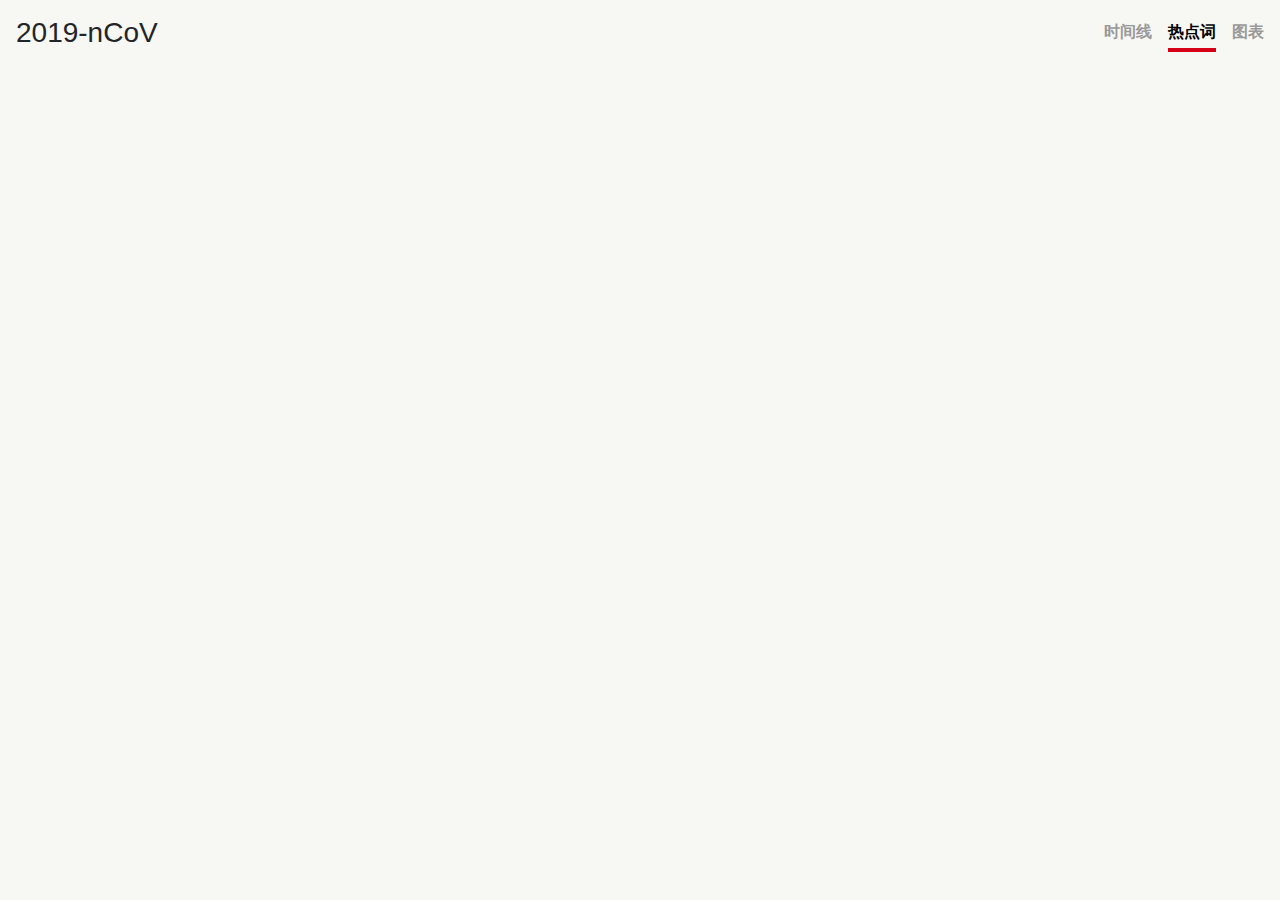
<file: keyword.html>
<!DOCTYPE html>
<html lang="en">
    <head>
        <meta charset="utf-8">
            <meta content="width=device-width, initial-scale=1, shrink-to-fit=no" name="viewport"/>
            <title>
                2019-nCoV
            </title>
            <meta content="2019-nCoV" name="description"/>
            <meta content="Jinglin Zou, Guodong Jin"/>
            <link href="https://2019-ncov-wuhan.github.io/css/bootstrap.min.css" rel="stylesheet"/>
            <link href="https://2019-ncov-wuhan.github.io/css/all.css" rel="stylesheet"/>
            <link href="https://2019-ncov-wuhan.github.io/css/font-awesome.min.css" rel="stylesheet"/>
            <link href="https://2019-ncov-wuhan.github.io/css/main.css" rel="stylesheet"/>
            <script src="https://2019-ncov-wuhan.github.io/js/jquery-3.3.1.slim.min.js" type="text/javascript">
            </script>
        </meta>
    </head>
    <body>
        <div class="conver-container d-flex w-100 h-100 p-3 mx-auto flex-column">
            <header class="masthead mb-auto">
                <div class="inner">
                    <h3 class="masthead-brand">
                        2019-nCoV
                    </h3>
                    <nav class="nav nav-masthead justify-content-center">
                        <a class="nav-link" href="https://2019-ncov-wuhan.github.io/index.html">
                            时间线
                        </a>
                        <a class="nav-link active" href="#">
                            热点词
                        </a>
                        <a class="nav-link" href="https://2019-ncov-wuhan.github.io/graphs.html">
                            图表
                        </a>
                    </nav>
                </div>
            </header>
        </div>
    </body>
</html>
</file>
